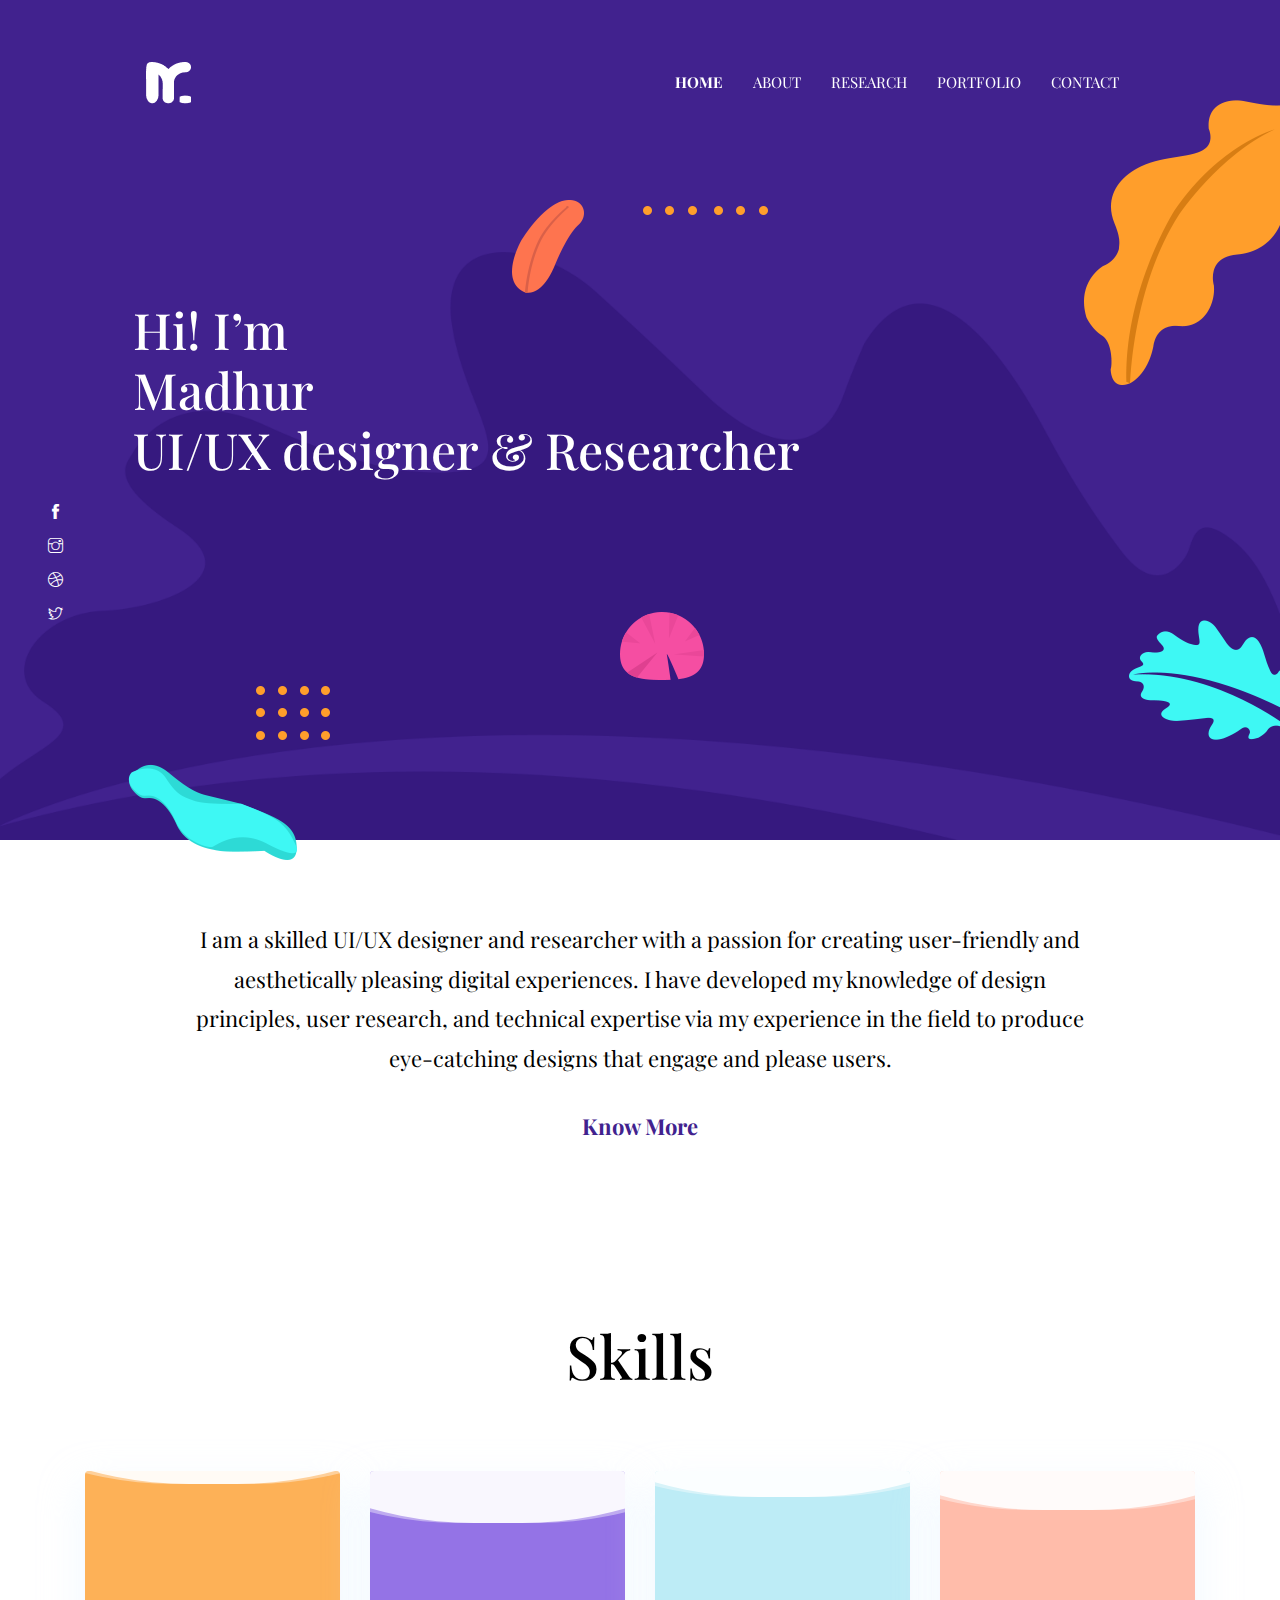
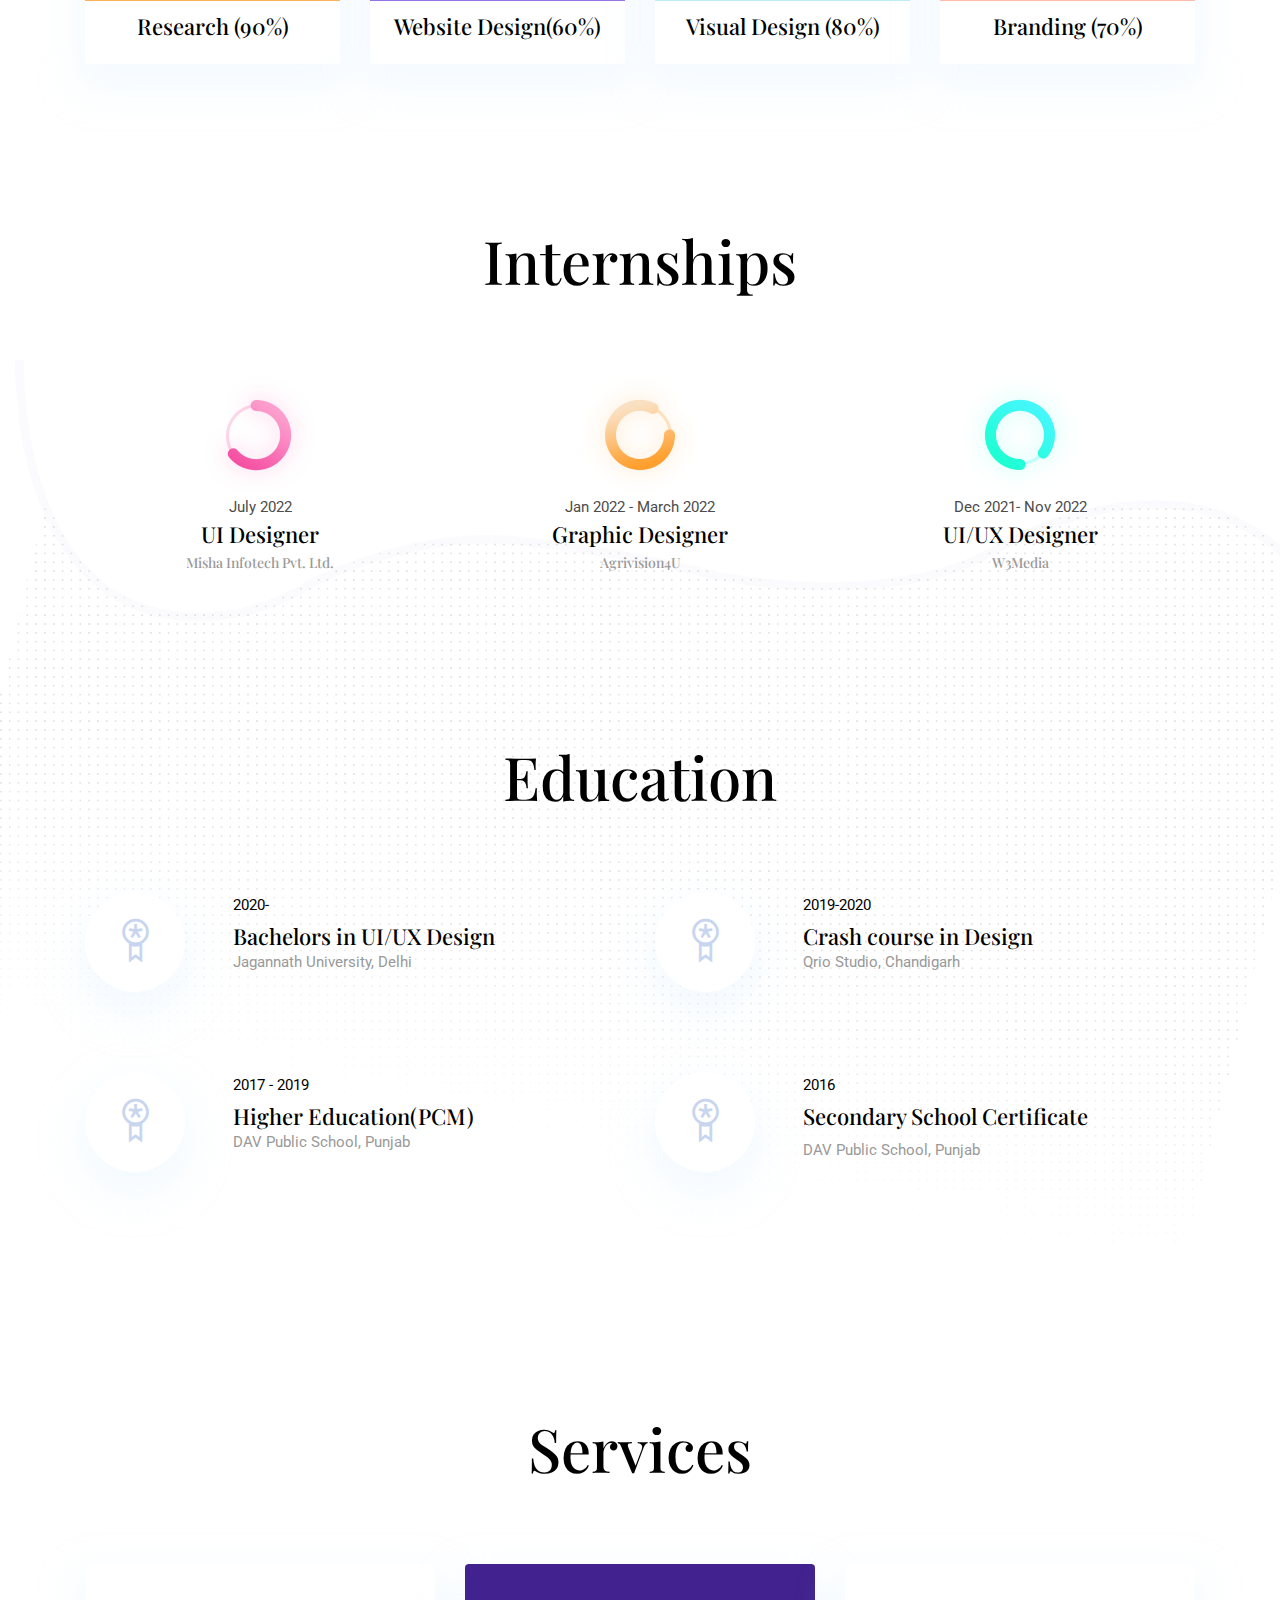
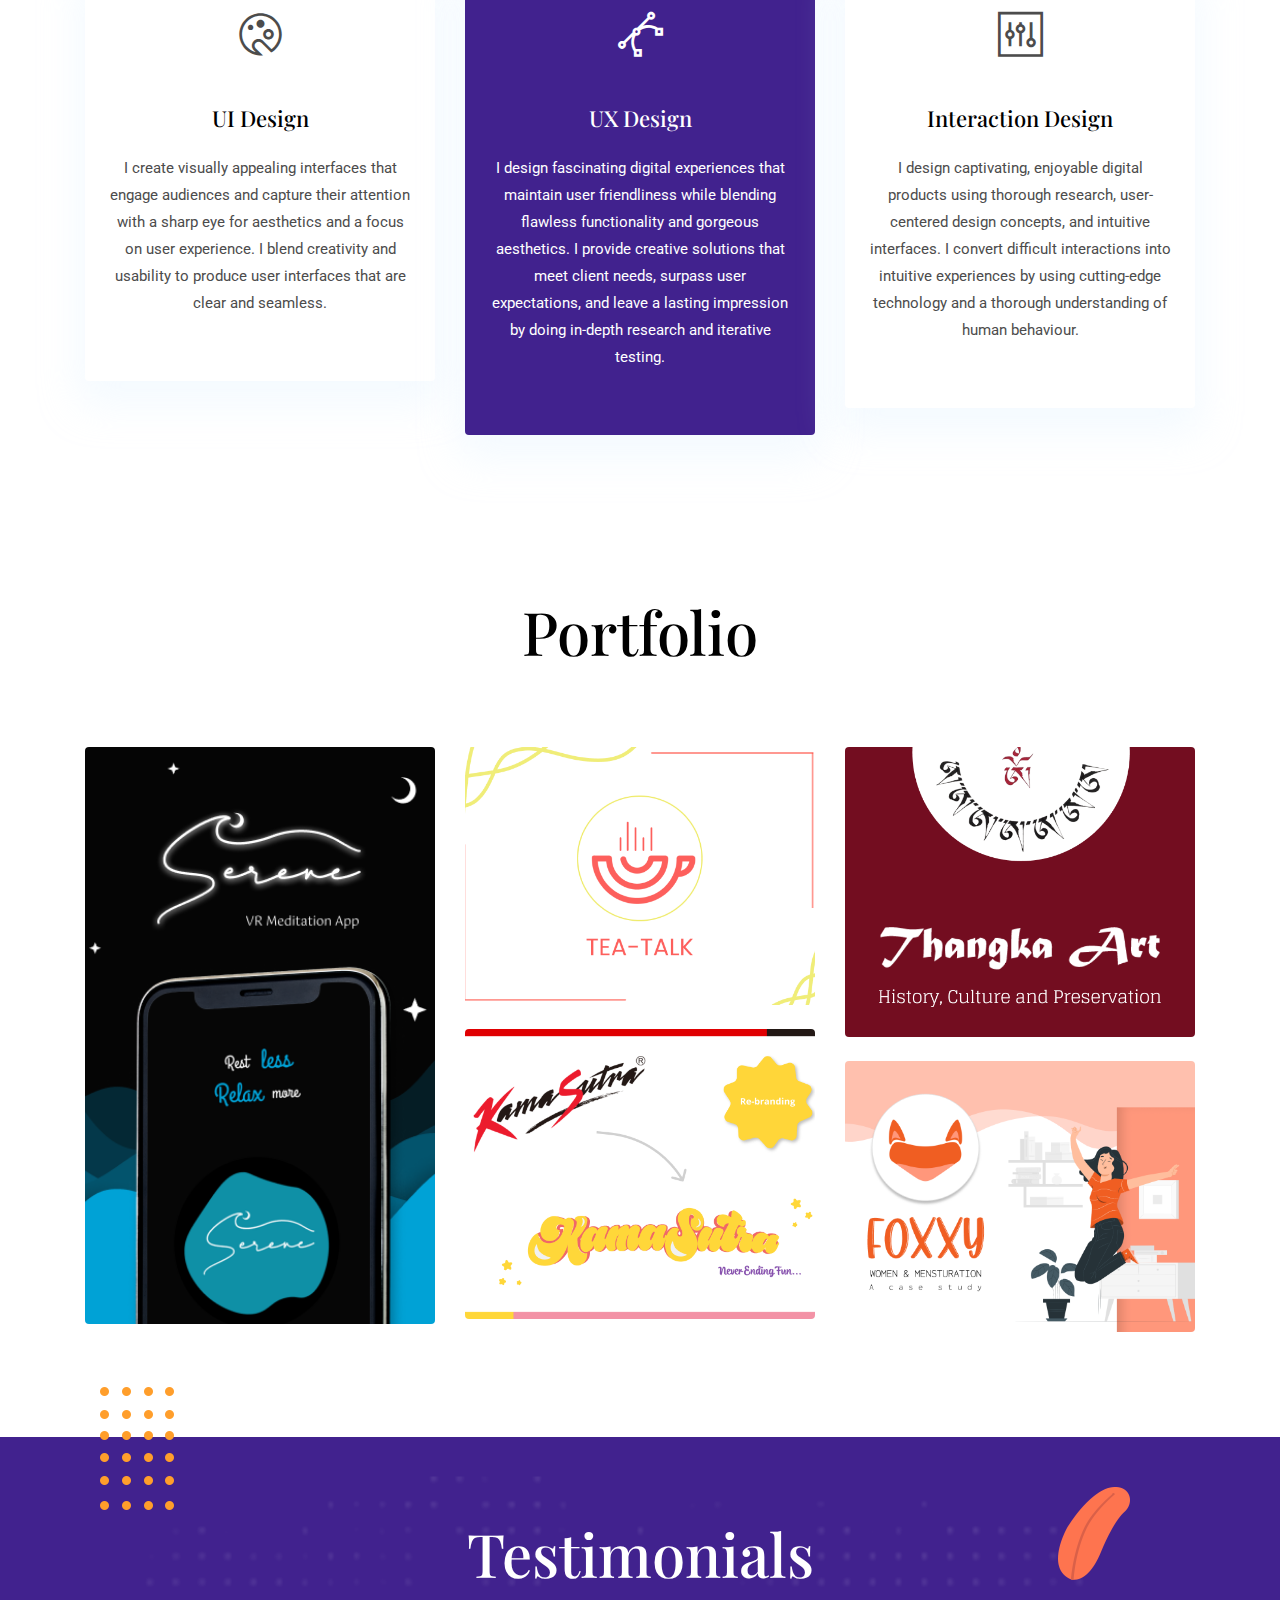
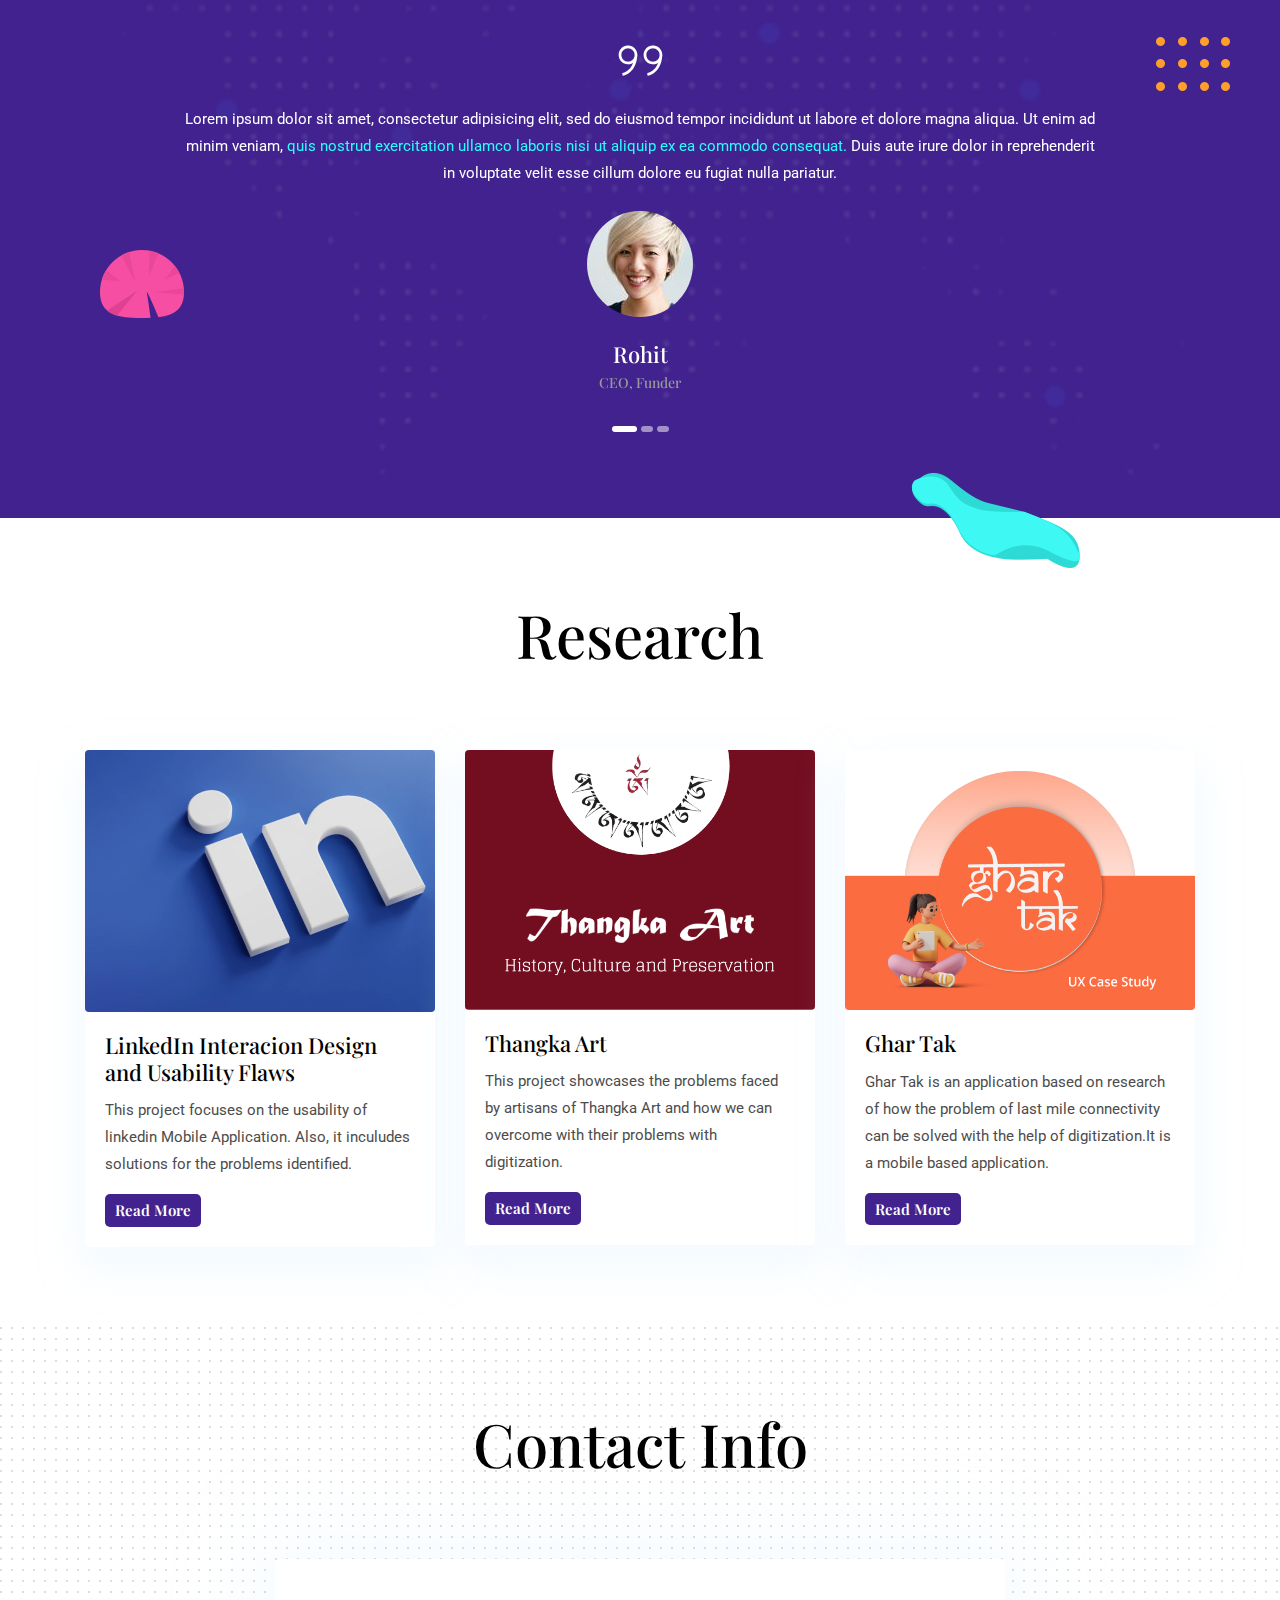
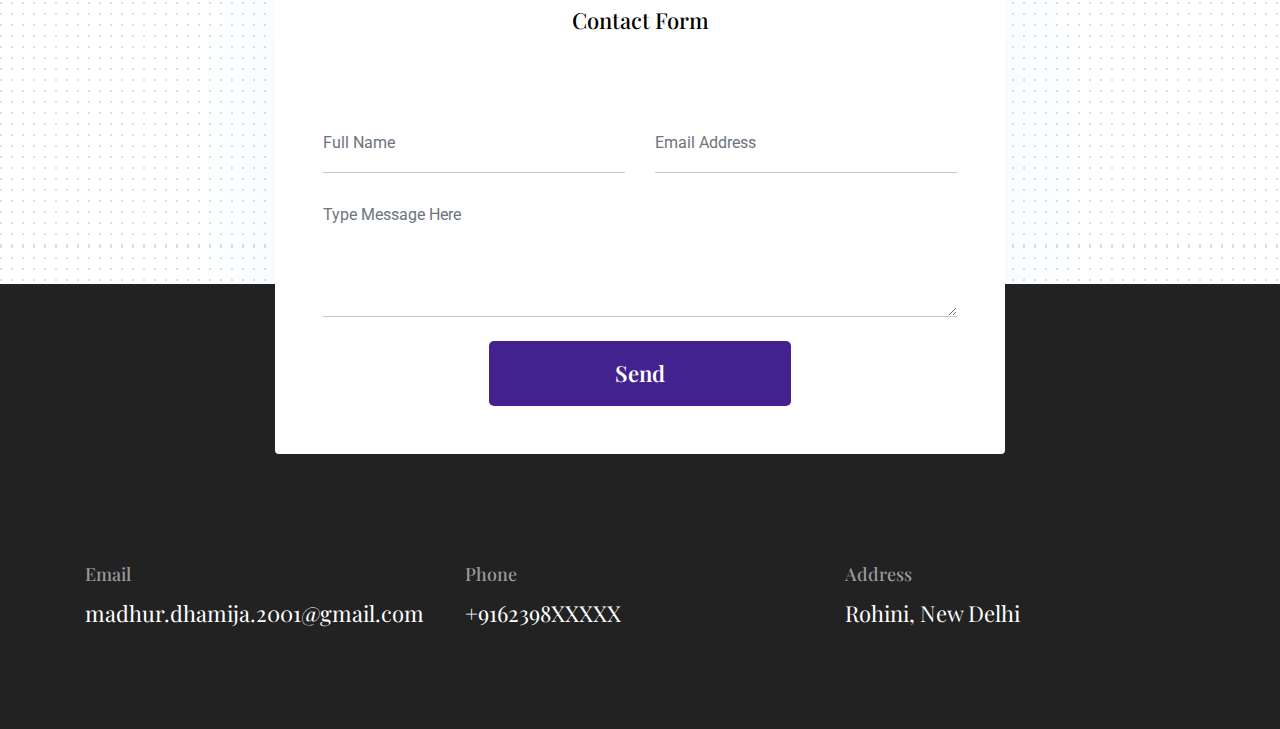
<file: index.html>
<!DOCTYPE html>

<!--
 // WEBSITE: https://themefisher.com
 // TWITTER: https://twitter.com/themefisher
 // FACEBOOK: https://www.facebook.com/themefisher
 // GITHUB: https://github.com/themefisher/
-->

<html lang="en"> 
<head>

  <!-- Basic Page Needs
  ================================================== -->
  <meta charset="utf-8">
  <title>Madhur's Design Portfolio</title>

  <!-- Mobile Specific Metas
  ================================================== -->
  <meta http-equiv="X-UA-Compatible" content="IE=edge">
  <meta name="description" content="Creative Portfolio Template">
  <meta name="viewport" content="width=device-width, initial-scale=1.0, maximum-scale=5.0">
  <meta name="author" content="Themefisher">
  <meta name="generator" content="Themefisher Kross Template v1.0">
  
  <!-- theme meta -->
  <meta name="theme-name" content="Portfolio" />
  
  <!-- Favicon -->
  <link rel="shortcut icon" type="image/x-icon" href="images/favicon.png" />
  
  <!-- ** Plugins Needed for the Project ** -->
  <!-- Bootstrap -->
  <link rel="stylesheet" href="plugins/bootstrap/bootstrap.min.css">
  <!-- slick slider -->
  <link rel="stylesheet" href="plugins/slick/slick.css">
  <!-- themefy-icon -->
  <link rel="stylesheet" href="plugins/themify-icons/themify-icons.css">

  <!-- Main Stylesheet -->
  <link href="css/style.css" rel="stylesheet">

</head>
<body>

<header class="navigation fixed-top">
  <nav class="navbar navbar-expand-lg navbar-dark">
    <a class="navbar-brand font-tertiary h3" href="index.html"><img src="images/logo.png" alt="Myself"></a>
    <button class="navbar-toggler" type="button" data-toggle="collapse" data-target="#navigation"
      aria-controls="navigation" aria-expanded="false" aria-label="Toggle navigation">
      <span class="navbar-toggler-icon"></span>
    </button>

    <div class="collapse navbar-collapse text-center" id="navigation">
      <ul class="navbar-nav ml-auto">
        <li class="nav-item active">
          <a class="nav-link" href="index.html">Home</a>
        </li>
        <li class="nav-item">
          <a class="nav-link" href="about.html">about</a>
        </li>
        <li class="nav-item">
          <a class="nav-link" href="blog.html">Research
          </a>
        </li>
        <li class="nav-item">
          <a class="nav-link" href="portfolio.html">Portfolio</a>
        </li>
        <li class="nav-item">
          <a class="nav-link" href="contact.html">Contact</a>
        </li>
      </ul>
    </div>
  </nav>
</header>

<!-- hero area -->
<section class="hero-area bg-primary" id="parallax">
  <div class="container">
    <div class="row">
      <div class="col-lg-11 mx-auto">
        <h1 class="text-white font-tertiary">Hi! I’m <br> Madhur <br> UI/UX designer & Researcher</h1>
      </div>
    </div>
  </div>
  <div class="layer-bg w-100">
    <img class="img-fluid w-100" src="images/illustrations/leaf-bg.png" alt="bg-shape">
  </div>
  <div class="layer" id="l2">
    <img src="images/illustrations/dots-cyan.png" alt="bg-shape">
  </div>
  <div class="layer" id="l3">
    <img src="images/illustrations/leaf-orange.png" alt="bg-shape">
  </div>
  <div class="layer" id="l4">
    <img src="images/illustrations/dots-orange.png" alt="bg-shape">
  </div>
  <div class="layer" id="l5">
    <img src="images/illustrations/leaf-yellow.png" alt="bg-shape">
  </div>
  <div class="layer" id="l6">
    <img src="images/illustrations/leaf-cyan.png" alt="bg-shape">
  </div>
  <div class="layer" id="l7">
    <img src="images/illustrations/dots-group-orange.png" alt="bg-shape">
  </div>
  <div class="layer" id="l8">
    <img src="images/illustrations/leaf-pink-round.png" alt="bg-shape">
  </div>
  <div class="layer" id="l9">
    <img src="images/illustrations/leaf-cyan-2.png" alt="bg-shape">
  </div>
  <!-- social icon -->
  <ul class="list-unstyled ml-5 mt-3 position-relative zindex-1">
    <li class="mb-3"><a class="text-white" href="https://themefisher.com/"><i class="ti-facebook"></i></a></li>
    <li class="mb-3"><a class="text-white" href="https://themefisher.com/"><i class="ti-instagram"></i></a></li>
    <li class="mb-3"><a class="text-white" href="https://themefisher.com/"><i class="ti-dribbble"></i></a></li>
    <li class="mb-3"><a class="text-white" href="https://themefisher.com/"><i class="ti-twitter"></i></a></li>
  </ul>
  <!-- /social icon -->
</section>
<!-- /hero area -->

<!-- about -->
<section class="section">
  <div class="container">
    <div class="row">
      <div class="col-lg-10 mx-auto text-center">
        <p class="font-secondary paragraph-lg text-dark">I am a skilled UI/UX designer and researcher with a passion for creating user-friendly and aesthetically pleasing digital experiences. I have developed my knowledge of design principles, user research, and technical expertise via my experience in the field to produce eye-catching designs that engage and please users.</p>
        <a href="about.html" class="btn btn-transparent">know more</a>
      </div>
    </div>
  </div>
</section>
<!-- /about -->

<!-- skills -->
<section class="section">
  <div class="container">
    <div class="row">
      <div class="col-lg-12 text-center">
        <h2 class="section-title">Skills</h2>
      </div>
      <div class="col-lg-3 col-sm-6 mb-4 mb-lg-0">
        <div class="card shadow text-center">
          <div class="position-relative rounded-top progress-wrapper" data-color="#fdb157">
            <div class="wave" data-progress="90%"></div>
          </div>
          <div class="card-footer bg-white">
            <h4 class="card-title">Research (90%)</h4>
          </div>
        </div>
      </div>
      <div class="col-lg-3 col-sm-6 mb-4 mb-lg-0">
        <div class="card shadow text-center">
          <div class="position-relative rounded-top progress-wrapper" data-color="#9473e6">
            <div class="wave" data-progress="60%"></div>
          </div>
          <div class="card-footer bg-white">
            <h4 class="card-title"> Website Design(60%)</h4>
          </div>
        </div>
      </div>
      <div class="col-lg-3 col-sm-6 mb-4 mb-lg-0">
        <div class="card shadow text-center">
          <div class="position-relative rounded-top progress-wrapper" data-color="#bdecf6">
            <div class="wave" data-progress="80%"></div>
          </div>
          <div class="card-footer bg-white">
            <h4 class="card-title">Visual Design (80%)</h4>
          </div>
        </div>
      </div>
      <div class="col-lg-3 col-sm-6 mb-4 mb-lg-0">
        <div class="card shadow text-center">
          <div class="position-relative rounded-top progress-wrapper" data-color="#ffbcaa">
            <div class="wave" data-progress="70%"></div>
          </div>
          <div class="card-footer bg-white">
            <h4 class="card-title">Branding (70%)</h4>
          </div>
        </div>
      </div>
    </div>
  </div>
</section>
<!-- /skills -->

<!-- experience -->
<section class="section">
  <div class="container">
    <div class="row justify-content-around">
      <div class="col-lg-12 text-center">
        <h2 class="section-title">Internships
      </div>
      <div class="col-lg-3 col-md-4 text-center">
        <img src="images/experience/icon-1.png" alt="icon">
        <p class="mb-0">July 2022</p>
        <h4> UI Designer</h4>
        <h6 class="text-light">Misha Infotech Pvt. Ltd.
      </div>
      <div class="col-lg-3 col-md-4 text-center">
        <img src="images/experience/icon-2.png" alt="icon">
        <p class="mb-0">Jan 2022 - March 2022
        <h4>Graphic Designer
        <h6 class="text-light">Agrivision4U
      </div>
      <div class="col-lg-3 col-md-4 text-center">
        <img src="images/experience/icon-3.png" alt="icon">
        <p class="mb-0">Dec 2021- Nov 2022
        <h4> UI/UX Designer
        <h6 class="text-light">W3Media
      </div>
    </div>
  </div>
</section>
<!-- ./experience -->

<!-- education -->
<section class="section position-relative">
  <div class="container">
    <div class="row">
      <div class="col-lg-12 text-center">
        <h2 class="section-title">Education</h2>
      </div>
      <div class="col-lg-6 col-md-6 mb-80">
        <div class="d-flex">
          <div class="mr-lg-5 mr-3">
            <i class="ti-medall icon icon-light icon-bg bg-white shadow rounded-circle d-block"></i>
          </div>
          <div>
            <p class="text-dark mb-1">2020-
            <h4>Bachelors in UI/UX Design
            <p class="mb-0 text-light">Jagannath University, Delhi
          </div>
        </div>
      </div>
      <div class="col-lg-6 col-md-6 mb-80">
        <div class="d-flex">
          <div class="mr-lg-5 mr-3">
            <i class="ti-medall icon icon-light icon-bg bg-white shadow rounded-circle d-block"></i>
          </div>
          <div>
            <p class="text-dark mb-1">2019-2020
            <h4>Crash course in Design
            <p class="mb-0 text-light">Qrio Studio, Chandigarh
          </div>
        </div>
      </div>
      <div class="col-lg-6 col-md-6 mb-80">
        <div class="d-flex">
          <div class="mr-lg-5 mr-3">
            <i class="ti-medall icon icon-light icon-bg bg-white shadow rounded-circle d-block"></i>
          </div>
          <div>
            <p class="text-dark mb-1">2017 - 2019
            <h4>Higher Education(PCM)
            <p class="mb-0 text-light">DAV Public School, Punjab
          </div>
        </div>
      </div>
      <div class="col-lg-6 col-md-6 mb-80">
        <div class="d-flex">
          <div class="mr-lg-5 mr-3">
            <i class="ti-medall icon icon-light icon-bg bg-white shadow rounded-circle d-block"></i>
          </div>
          <div>
            <p class="text-dark mb-1">2016
            <h4>Secondary School Certificate</h4>
            <p class="mb-0 text-light">DAV Public School, Punjab</p>
          </div>
        </div>
      </div>
    </div>
  </div>
  <!-- bg image -->
  <img class="img-fluid edu-bg-image w-100" src="images/backgrounds/education-bg.png" alt="bg-image">
</section>
<!-- /education -->

<!-- services -->
<section class="section">
  <div class="container">
    <div class="row">
      <div class="col-12 text-center">
        <h2 class="section-title">Services</h2>
      </div>
      <div class="col-md-4 mb-4 mb-md-0">
        <div class="card hover-shadow shadow">
          <div class="card-body text-center px-4 py-5">
            <i class="ti-palette icon mb-5 d-inline-block"></i>
            <h4 class="mb-4">UI Design</h4>
            <p>I create visually appealing interfaces that engage audiences and capture their attention with a sharp eye for aesthetics and a focus on user experience. I blend creativity and usability to produce user interfaces that are clear and seamless. </p>
          </div>
        </div>
      </div>
      <div class="col-md-4 mb-4 mb-md-0">
        <div class="card active-bg-primary hover-shadow shadow">
          <div class="card-body text-center px-4 py-5">
            <i class="ti-vector icon mb-5 d-inline-block"></i>
            <h4 class="mb-4">UX Design</h4>
            <p>I design fascinating digital experiences that maintain user friendliness while blending flawless functionality and gorgeous aesthetics. I provide creative solutions that meet client needs, surpass user expectations, and leave a lasting impression by doing in-depth research and iterative testing.</p>
          </div>
        </div>
      </div>
      <div class="col-md-4 mb-4 mb-md-0">
        <div class="card hover-shadow shadow">
          <div class="card-body text-center px-4 py-5">
            <i class="ti-panel icon mb-5 d-inline-block"></i>
            <h4 class="mb-4">Interaction Design</h4>
            <p>I design captivating, enjoyable digital products using thorough research, user-centered design concepts, and intuitive interfaces. I convert difficult interactions into intuitive experiences by using cutting-edge technology and a thorough understanding of human behaviour.</p>
          </div>
        </div>
      </div>
    </div>
  </div>
</section>
<!-- /services -->

<!-- portfolio -->
<section class="section">
  <div class="container">
    <div class="row">
      <div class="col-12 text-center">
        <h2 class="section-title">Portfolio</h2>
      </div>
    </div>
    <div class="row shuffle-wrapper">
      <div class="col-lg-4 col-6 mb-4 shuffle-item">
        <div class="position-relative rounded hover-wrapper">
          <img src="images/portfolio/item-1.png" alt="portfolio-image" class="img-fluid rounded w-100">
          <div class="hover-overlay">
            <div class="hover-content">
              <a class="btn btn-light btn-sm" href="#!">view project</a>
            </div>
          </div>
        </div>
      </div>
      <div class="col-lg-4 col-6 mb-4 shuffle-item">
        <div class="position-relative rounded hover-wrapper">
          <img src="images/portfolio/item-2.png" alt="portfolio-image" class="img-fluid rounded w-100">
          <div class="hover-overlay">
            <div class="hover-content">
            </div>
          </div>
        </div>
      </div>
      <div class="col-lg-4 col-6 mb-4 shuffle-item">
        <div class="position-relative rounded hover-wrapper">
          <img src="images/portfolio/item-3.png" alt="portfolio-image" class="img-fluid rounded w-100">
          <div class="hover-overlay">
            <div class="hover-content">
              <a class="btn btn-light btn-sm" href="#!">view project</a>
            </div>
          </div>
        </div>
      </div>
      <div class="col-lg-4 col-6 mb-4 shuffle-item">
        <div class="position-relative rounded hover-wrapper">
          <img src="images/portfolio/item-4.png" alt="portfolio-image" class="img-fluid rounded w-100">
          <div class="hover-overlay">
            <div class="hover-content">
              <a class="btn btn-light btn-sm" href="#!">view project</a>
            </div>
          </div>
        </div>
      </div>
      <div class="col-lg-4 col-6 mb-4 shuffle-item">
        <div class="position-relative rounded hover-wrapper">
          <img src="images/portfolio/item-5.png" alt="portfolio-image" class="img-fluid rounded w-100">
          <div class="hover-overlay">
            <div class="hover-content">
              <a class="btn btn-light btn-sm" href="#!">view project</a>
            </div>
          </div>
        </div>
      </div>
    </div>
  </div>
</section>
<!-- /portfolio -->

<!-- testimonial -->
<section class="section bg-primary position-relative testimonial-bg-shapes">
  <div class="container">
    <div class="row">
      <div class="col-12 text-center">
        <h2 class="section-title text-white mb-5">Testimonials</h2>
      </div>
      <div class="col-lg-10 mx-auto testimonial-slider">
        <!-- slider-item -->
        <div class="text-center testimonial-content">
          <i class="ti-quote-right text-white icon mb-4 d-inline-block"></i>
          <p class="text-white mb-4">Lorem ipsum dolor sit amet, consectetur adipisicing elit, sed do eiusmod tempor
            incididunt ut labore et dolore magna aliqua. Ut enim ad minim veniam, <strong>quis nostrud exercitation
              ullamco laboris nisi ut aliquip ex ea commodo consequat.</strong> Duis aute irure dolor in reprehenderit
            in voluptate velit esse cillum dolore eu fugiat nulla pariatur.</p>
          <img class="img-fluid rounded-circle mb-4 d-inline-block" src="images/testimonial/client-1.png"
            alt="client-image">
          <h4 class="text-white">Rohit 
          <h6 class="text-light mb-4">CEO, Funder</h6>
        </div>
        <!-- slider-item -->
        <div class="text-center testimonial-content">
          <i class="ti-quote-right text-white icon mb-4 d-inline-block"></i>
          <p class="text-white mb-4">Lorem ipsum dolor sit amet, consectetur adipisicing elit, sed do eiusmod tempor
            incididunt ut labore et dolore magna aliqua. Ut enim ad minim veniam, <strong>quis nostrud exercitation
              ullamco
              laboris nisi ut aliquip ex ea commodo consequat.</strong> Duis aute irure dolor in reprehenderit in
            voluptate velit
            esse cillum dolore eu fugiat nulla pariatur.</p>
          <img class="img-fluid rounded-circle mb-4 d-inline-block" src="images/testimonial/client-1.png"
            alt="client-image">
          <h4 class="text-white">Jesica Gomez</h4>
          <h6 class="text-light mb-4">CEO, Funder</h6>
        </div>
        <!-- slider-item -->
        <div class="text-center testimonial-content">
          <i class="ti-quote-right text-white icon mb-4 d-inline-block"></i>
          <p class="text-white mb-4">Lorem ipsum dolor sit amet, consectetur adipisicing elit, sed do eiusmod tempor
            incididunt ut labore et dolore magna aliqua. Ut enim ad minim veniam, <strong>quis nostrud exercitation
              ullamco
              laboris nisi ut aliquip ex ea commodo consequat.</strong> Duis aute irure dolor in reprehenderit in
            voluptate velit
            esse cillum dolore eu fugiat nulla pariatur.</p>
          <img class="img-fluid rounded-circle mb-4 d-inline-block" src="images/testimonial/client-1.png"
            alt="client-image">
          <h4 class="text-white">Jesica Gomez</h4>
          <h6 class="text-light mb-4">CEO, Funder</h6>
        </div>
      </div>
    </div>
  </div>
  <!-- bg shapes -->
  <img src="images/backgrounds/map.png" alt="map" class="img-fluid bg-map">
  <img src="images/illustrations/dots-group-v.png" alt="bg-shape" class="img-fluid bg-shape-1">
  <img src="images/illustrations/leaf-orange.png" alt="bg-shape" class="img-fluid bg-shape-2">
  <img src="images/illustrations/dots-group-sm.png" alt="bg-shape" class="img-fluid bg-shape-3">
  <img src="images/illustrations/leaf-pink-round.png" alt="bg-shape" class="img-fluid bg-shape-4">
  <img src="images/illustrations/leaf-cyan.png" alt="bg-shape" class="img-fluid bg-shape-5">
</section>
<!-- /testimonial -->


<!-- blog -->
<section class="section">
  <div class="container">
    <div class="row">
      <div class="col-12 text-center">
        <h2 class="section-title">Research 
      </div>
      <div class="col-lg-4 col-sm-6 mb-4 mb-lg-0">
        <article class="card shadow">
          <img class="rounded card-img-top" src="images/blog/post-3.jpg" alt="post-thumb">
          <div class="card-body">
            <h4 class="card-title"><a class="text-dark" href="blog-single.html">LinkedIn Interacion Design and Usability Flaws
            </h4>
            <p class="cars-text">This project focuses on the usability of linkedin Mobile Application. Also, it inculudes solutions for the problems identified.</p>
            <a href="blog-single.html" class="btn btn-xs btn-primary">Read More</a>
          </div>
        </article>
      </div>
      <div class="col-lg-4 col-sm-6 mb-4 mb-lg-0">
        <article class="card shadow">
          <img class="rounded card-img-top" src="images/blog/post-4.jpg" alt="post-thumb">
          <div class="card-body">
            <h4 class="card-title"><a class="text-dark" href="blog-single.html">Thangka Art
            </h4>
            <p class="cars-text">This project showcases the problems faced by artisans of Thangka Art and how we can overcome with their problems with digitization.</p>
            <a href="blog-single.html" class="btn btn-xs btn-primary">Read More</a>
          </div>
        </article>
      </div>
      <div class="col-lg-4 col-sm-6 mb-4 mb-lg-0">
        <article class="card shadow">
          <img class="rounded card-img-top" src="images/blog/post-2.jpg" alt="post-thumb">
          <div class="card-body">
            <h4 class="card-title"><a class="text-dark" href="blog-single.html">Ghar Tak
            </h4>
            <p class="cars-text">Ghar Tak is an application based on research of how the problem of last mile connectivity can be solved with the help of digitization.It is a mobile based application.</p>
            <a href="blog-single.html" class="btn btn-xs btn-primary">Read More</a>
          </div>
        </article>
      </div>
    </div>
  </div>
</section>
<!-- /blog -->

<!-- contact -->
<section class="section section-on-footer" data-background="images/backgrounds/bg-dots.png">
  <div class="container">
    <div class="row">
      <div class="col-12 text-center">
        <h2 class="section-title">Contact Info</h2>
      </div>
      <div class="col-lg-8 mx-auto">
        <div class="bg-white rounded text-center p-5 shadow-down">
          <h4 class="mb-80">Contact Form</h4>
          <form action="#" class="row">
            <div class="col-md-6">
              <input type="text" id="name" name="name" placeholder="Full Name" class="form-control px-0 mb-4" required>
            </div>
            <div class="col-md-6">
              <input type="email" id="email" name="email" placeholder="Email Address" class="form-control px-0 mb-4" required>
            </div>
            <div class="col-12">
              <textarea name="message" id="message" class="form-control px-0 mb-4"
                placeholder="Type Message Here" required></textarea>
            </div>
            <div class="col-lg-6 col-10 mx-auto">
              <button class="btn btn-primary w-100">send</button>
            </div>
          </form>
        </div>
      </div>
    </div>
  </div>
</section>
<!-- /contact -->

<!-- footer -->
<footer class="bg-dark footer-section">
  <div class="section">
    <div class="container">
      <div class="row">
        <div class="col-md-4">
          <h5 class="text-light">Email</h5>
          <p class="text-white paragraph-lg font-secondary">madhur.dhamija.2001@gmail.com</p>
        </div>
        <div class="col-md-4">
          <h5 class="text-light">Phone</h5>
          <p class="text-white paragraph-lg font-secondary">+9162398XXXXX</p>
        </div>
        <div class="col-md-4">
          <h5 class="text-light">Address</h5>
          <p class="text-white paragraph-lg font-secondary">Rohini, New Delhi</p>
        </div>
      </div>
    </div>
  </div>
  
</footer>
<!-- /footer -->

<!-- jQuery -->
<script src="plugins/jQuery/jquery.min.js"></script>
<!-- Bootstrap JS -->
<script src="plugins/bootstrap/bootstrap.min.js"></script>
<!-- slick slider -->
<script src="plugins/slick/slick.min.js"></script>
<!-- filter -->
<script src="plugins/shuffle/shuffle.min.js"></script>

<!-- Main Script -->
<script src="js/script.js"></script>

</body>
</html>
</file>
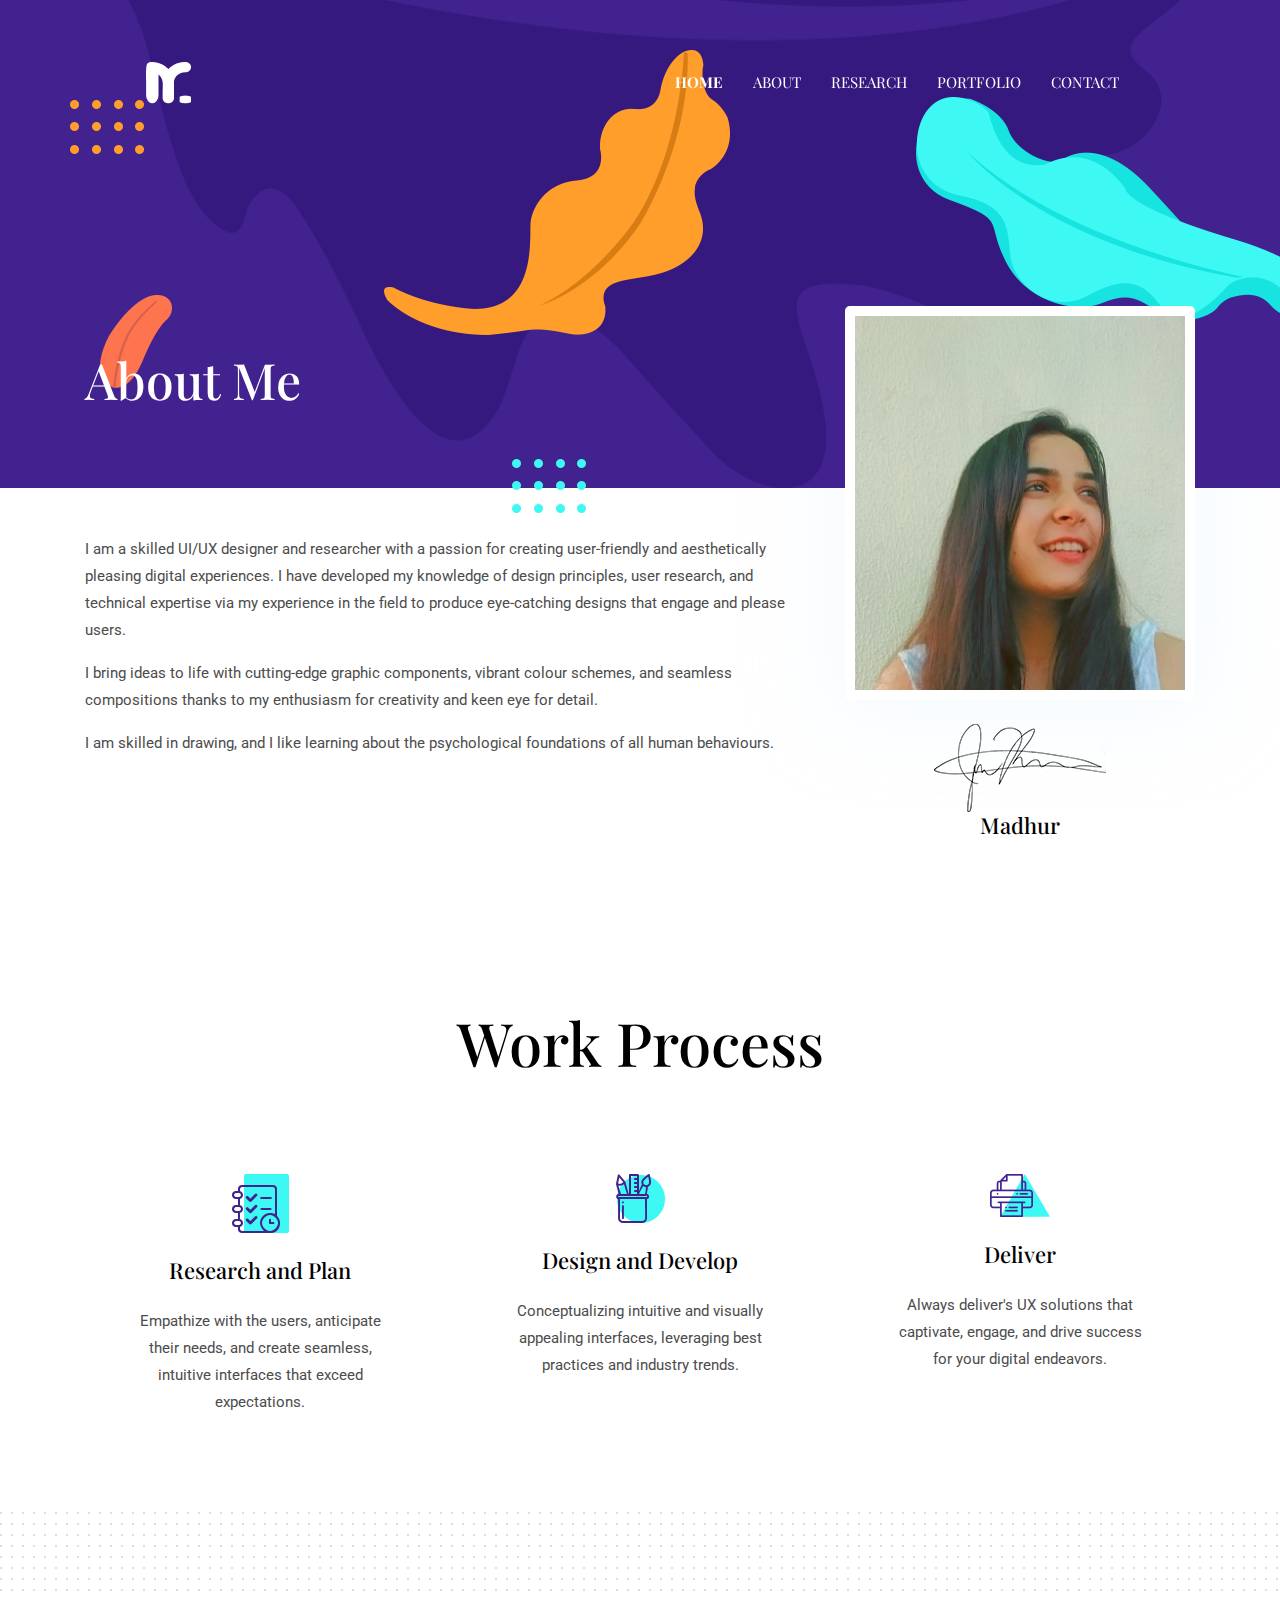
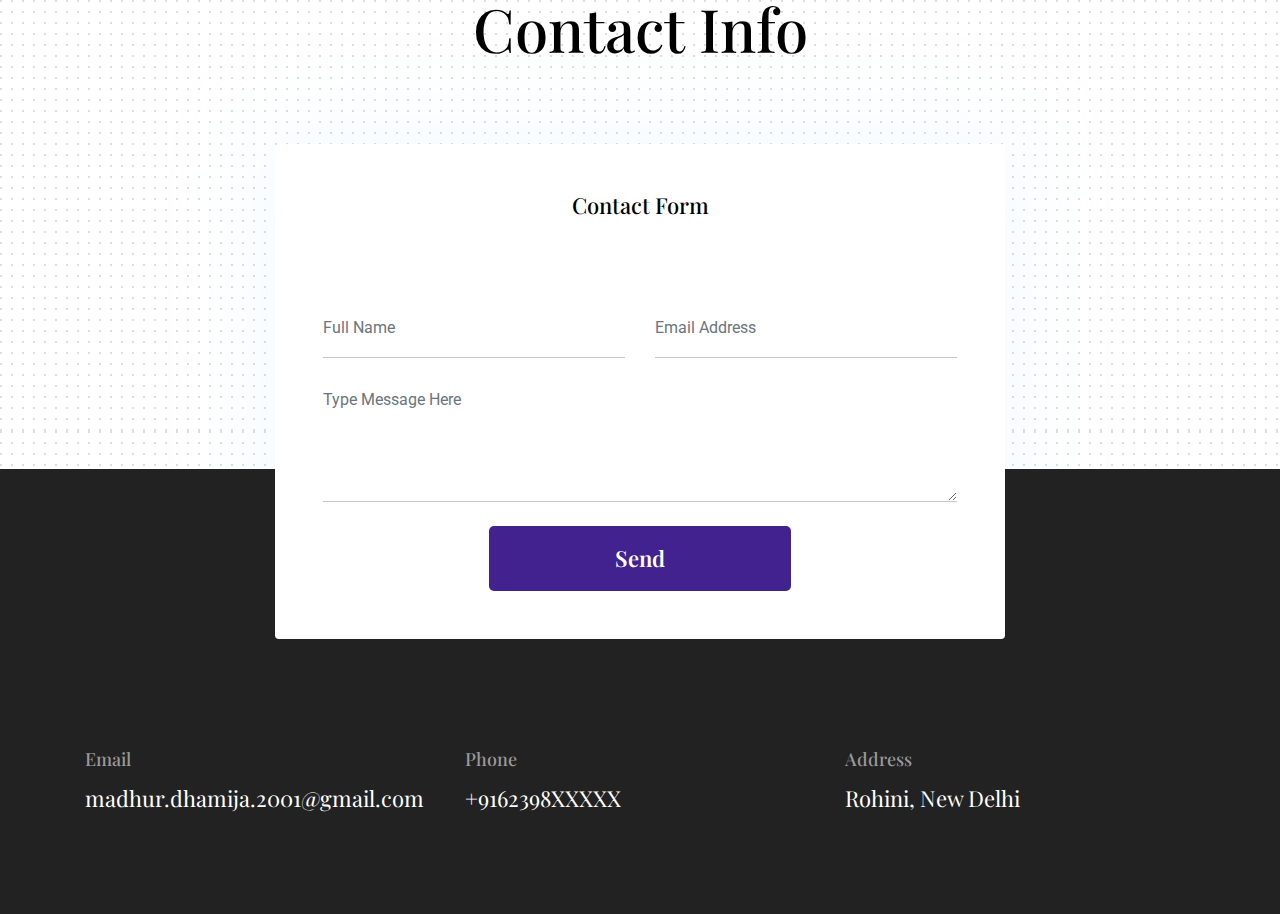
<file: about.html>
<!DOCTYPE html>

<!--
 // WEBSITE: https://themefisher.com
 // TWITTER: https://twitter.com/themefisher
 // FACEBOOK: https://www.facebook.com/themefisher
 // GITHUB: https://github.com/themefisher/
-->

<html lang="en">
<head>

  <!-- Basic Page Needs
  ================================================== -->
  <meta charset="utf-8">
  <title>Madhur's Design Portfolio</title>

  <!-- Mobile Specific Metas
  ================================================== -->
  <meta http-equiv="X-UA-Compatible" content="IE=edge">
  <meta name="description" content="Creative Portfolio Template">
  <meta name="viewport" content="width=device-width, initial-scale=1.0, maximum-scale=5.0">
  <meta name="author" content="Themefisher">
  <meta name="generator" content="Themefisher Kross Template v1.0">
  <!-- Favicon -->
  <link rel="shortcut icon" type="image/x-icon" href="images/favicon.png" />
  
  <!-- ** Plugins Needed for the Project ** -->
  <!-- Bootstrap -->
  <link rel="stylesheet" href="plugins/bootstrap/bootstrap.min.css">
  <!-- slick slider -->
  <link rel="stylesheet" href="plugins/slick/slick.css">
  <!-- themefy-icon -->
  <link rel="stylesheet" href="plugins/themify-icons/themify-icons.css">

  <!-- Main Stylesheet -->
  <link href="css/style.css" rel="stylesheet">

</head>
<body>
  

<header class="navigation fixed-top">
  <nav class="navbar navbar-expand-lg navbar-dark">
    <a class="navbar-brand font-tertiary h3" href="index.html"><img src="images/logo.png" alt="Myself"></a>
    <button class="navbar-toggler" type="button" data-toggle="collapse" data-target="#navigation"
      aria-controls="navigation" aria-expanded="false" aria-label="Toggle navigation">
      <span class="navbar-toggler-icon"></span>
    </button>

    <div class="collapse navbar-collapse text-center" id="navigation">
      <ul class="navbar-nav ml-auto">
        <li class="nav-item active">
          <a class="nav-link" href="index.html">Home</a>
        </li>
        <li class="nav-item">
          <a class="nav-link" href="about.html">about</a>
        </li>
        <li class="nav-item">
          <a class="nav-link" href="blog.html">Research</a>
        </li>
        <li class="nav-item">
          <a class="nav-link" href="portfolio.html">Portfolio</a>
        </li>
        <li class="nav-item">
          <a class="nav-link" href="contact.html">Contact</a>
        </li>
      </ul>
    </div>
  </nav>
</header>

<!-- page title -->
<section class="page-title-alt bg-primary position-relative">
  <div class="container">
    <div class="row">
      <div class="col-12">
        <h1 class="text-white font-tertiary">About Me</h1>
      </div>
    </div>
  </div>
  <!-- background shapes -->
  <img src="images/illustrations/leaf-bg-top.png" alt="illustrations" class="bg-shape-1 w-100">
  <img src="images/illustrations/dots-group-sm.png" alt="illustrations" class="bg-shape-2">
  <img src="images/illustrations/leaf-yellow.png" alt="illustrations" class="bg-shape-3">
  <img src="images/illustrations/leaf-orange.png" alt="illustrations" class="bg-shape-4">
  <img src="images/illustrations/dots-group-cyan.png" alt="illustrations" class="bg-shape-5">
  <img src="images/illustrations/leaf-cyan-lg.png" alt="illustrations" class="bg-shape-6">
</section>
<!-- /page title -->

<!-- about -->
<section class="section pt-5">
  <div class="container">
    <div class="row">
      <div class="col-md-8">
        <p>I am a skilled UI/UX designer and researcher with a passion for creating user-friendly and aesthetically pleasing digital experiences. I have developed my knowledge of design principles, user research, and technical expertise via my experience in the field to produce eye-catching designs that engage and please users.</p>
        <p>I bring ideas to life with cutting-edge graphic components, vibrant colour schemes, and seamless compositions thanks to my enthusiasm for creativity and keen eye for detail. </p>
        <p>I am skilled in drawing, and I like learning about the psychological foundations of all human behaviours.</p>
      </div>
      <div class="col-md-4 text-center drag-lg-top">
        <div class="shadow-down mb-4">
          <img src="images/about/author.jpg" alt="author" class="img-fluid w-100 rounded-lg border-thick border-white">
        </div>
        <img src="images/about/signature.png" alt="signature" class="img-fluid">
        <h4>Madhur</h4>
      </div>
    </div>
  </div>
</section>
<!-- /about -->

<!-- Work Process -->
<section class="section">
  <div class="container">
    <div class="row justify-content-around">
      <div class="col-lg-12 text-center">
        <h2 class="section-title">Work Process</h2>
      </div>
      <div class="col-lg-3 col-md-4 text-center hover-shadow pt-3">
        <div class="">
          <img src="images/icons/plan.png" class="mb-4" alt="icon">
          <h4 class="mb-4">Research and Plan</h4>
          <p> Empathize with the users, anticipate their needs, and create seamless, intuitive interfaces that exceed expectations.</p>
        </div>
      </div>
      <div class="col-lg-3 col-md-4 text-center hover-shadow pt-3">
        <img src="images/icons/design.png" class="mb-4" alt="icon">
        <h4 class="mb-4">Design and Develop</h4>
        <p>Conceptualizing intuitive and visually appealing interfaces, leveraging best practices and industry trends.</p>
      </div>
      <div class="col-lg-3 col-md-4 text-center hover-shadow pt-3">
        <img src="images/icons/print.png" class="mb-4" alt="icon">
        <h4 class="mb-4">Deliver</h4>
        <p> Always deliver's UX solutions that captivate, engage, and drive success for your digital endeavors.</p>
      </div>
    </div>
  </div>
</section>
<!-- ./Work Process -->



<!-- contact -->
<section class="section section-on-footer" data-background="images/backgrounds/bg-dots.png">
  <div class="container">
    <div class="row">
      <div class="col-12 text-center">
        <h2 class="section-title">Contact Info</h2>
      </div>
      <div class="col-lg-8 mx-auto">
        <div class="bg-white rounded text-center p-5 shadow-down">
          <h4 class="mb-80">Contact Form</h4>
          <form action="#" class="row">
            <div class="col-md-6">
              <input type="text" id="name" name="name" placeholder="Full Name" class="form-control px-0 mb-4" required>
            </div>
            <div class="col-md-6">
              <input type="email" id="email" name="email" placeholder="Email Address" class="form-control px-0 mb-4" required>
            </div>
            <div class="col-12">
              <textarea name="message" id="message" class="form-control px-0 mb-4"
                placeholder="Type Message Here" required></textarea>
            </div>
            <div class="col-lg-6 col-10 mx-auto">
              <button class="btn btn-primary w-100">send</button>
            </div>
          </form>
        </div>
      </div>
    </div>
  </div>
</section>
<!-- /contact -->

<!-- footer -->
<footer class="bg-dark footer-section">
  <div class="section">
    <div class="container">
      <div class="row">
        <div class="col-md-4">
          <h5 class="text-light">Email</h5>
          <p class="text-white paragraph-lg font-secondary">madhur.dhamija.2001@gmail.com</p>
        </div>
        <div class="col-md-4">
          <h5 class="text-light">Phone</h5>
          <p class="text-white paragraph-lg font-secondary">+9162398XXXXX</p>
        </div>
        <div class="col-md-4">
          <h5 class="text-light">Address</h5>
          <p class="text-white paragraph-lg font-secondary">Rohini, New Delhi</p>
        </div>
      </div>
    </div>
  </div>
  

<!-- jQuery -->
<script src="plugins/jQuery/jquery.min.js"></script>
<!-- Bootstrap JS -->
<script src="plugins/bootstrap/bootstrap.min.js"></script>
<!-- slick slider -->
<script src="plugins/slick/slick.min.js"></script>
<!-- filter -->
<script src="plugins/shuffle/shuffle.min.js"></script>

<!-- Main Script -->
<script src="js/script.js"></script>

</body>
</html>
</file>
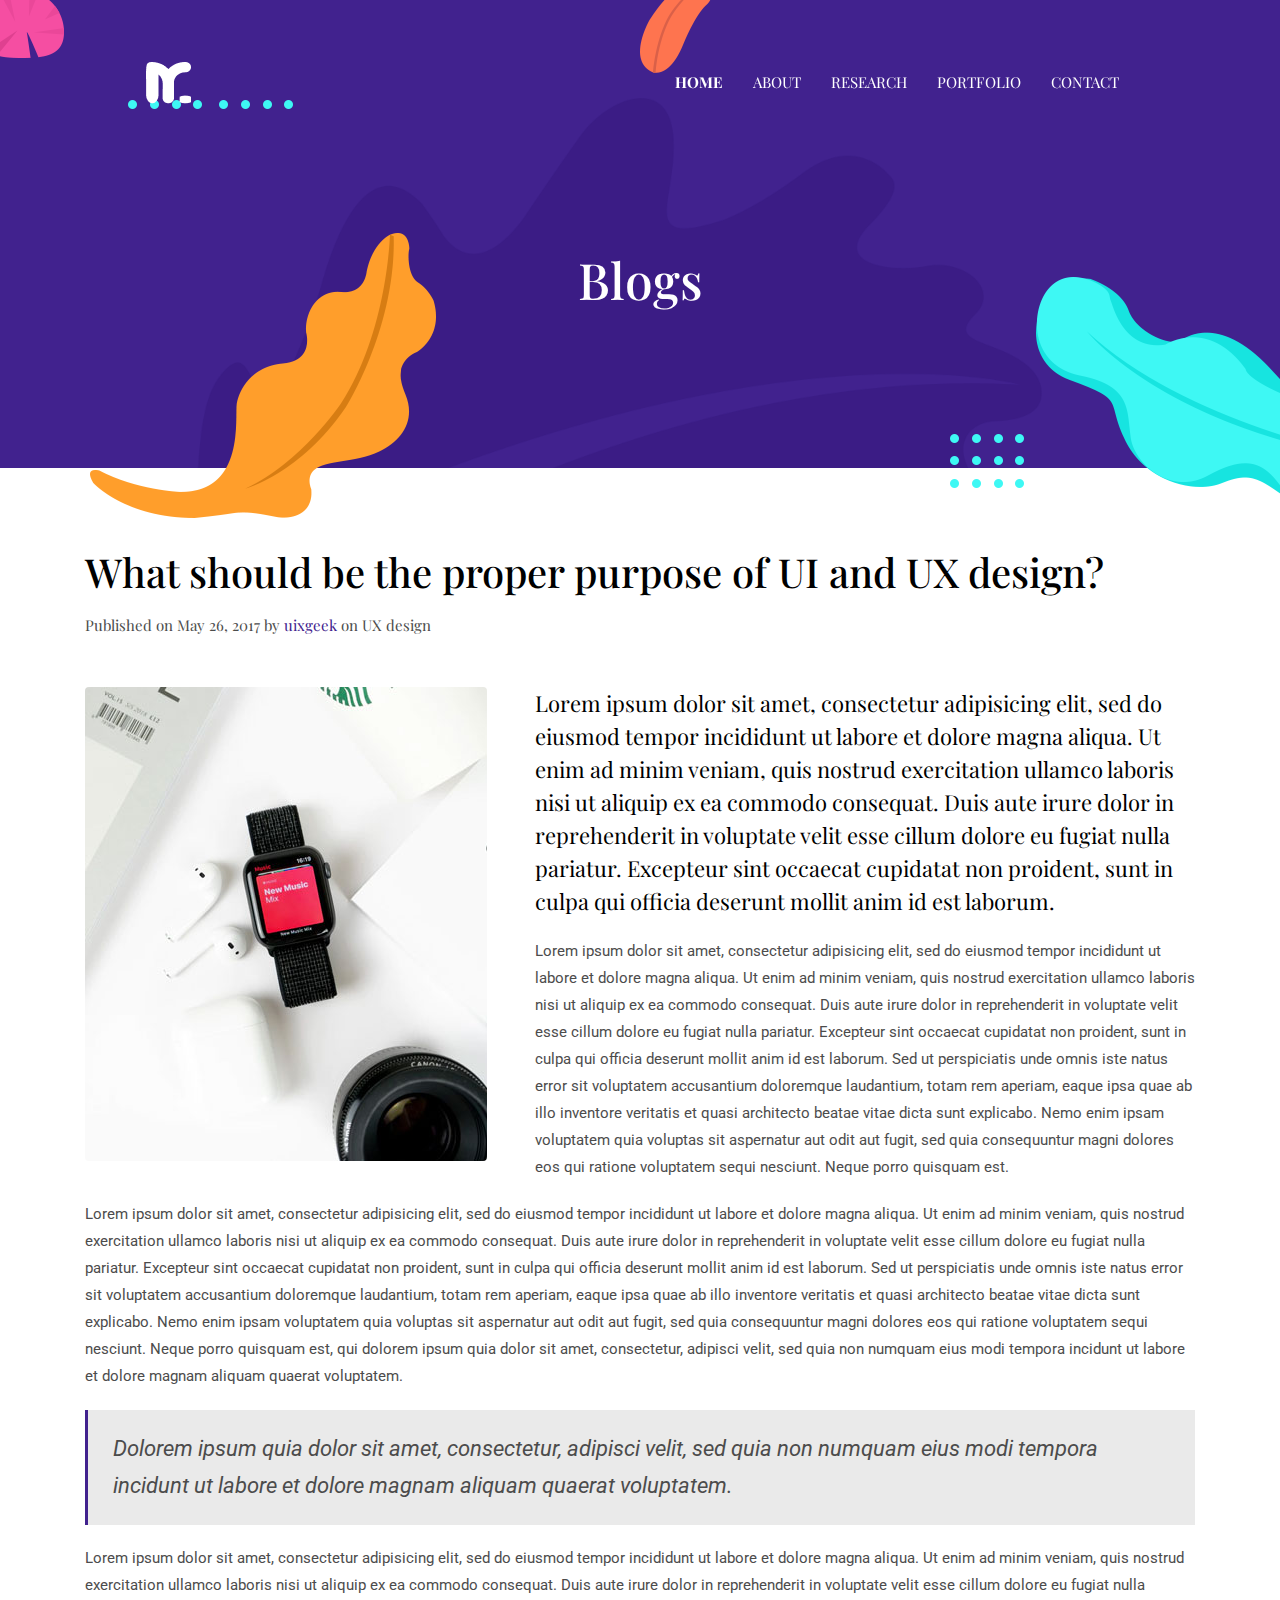
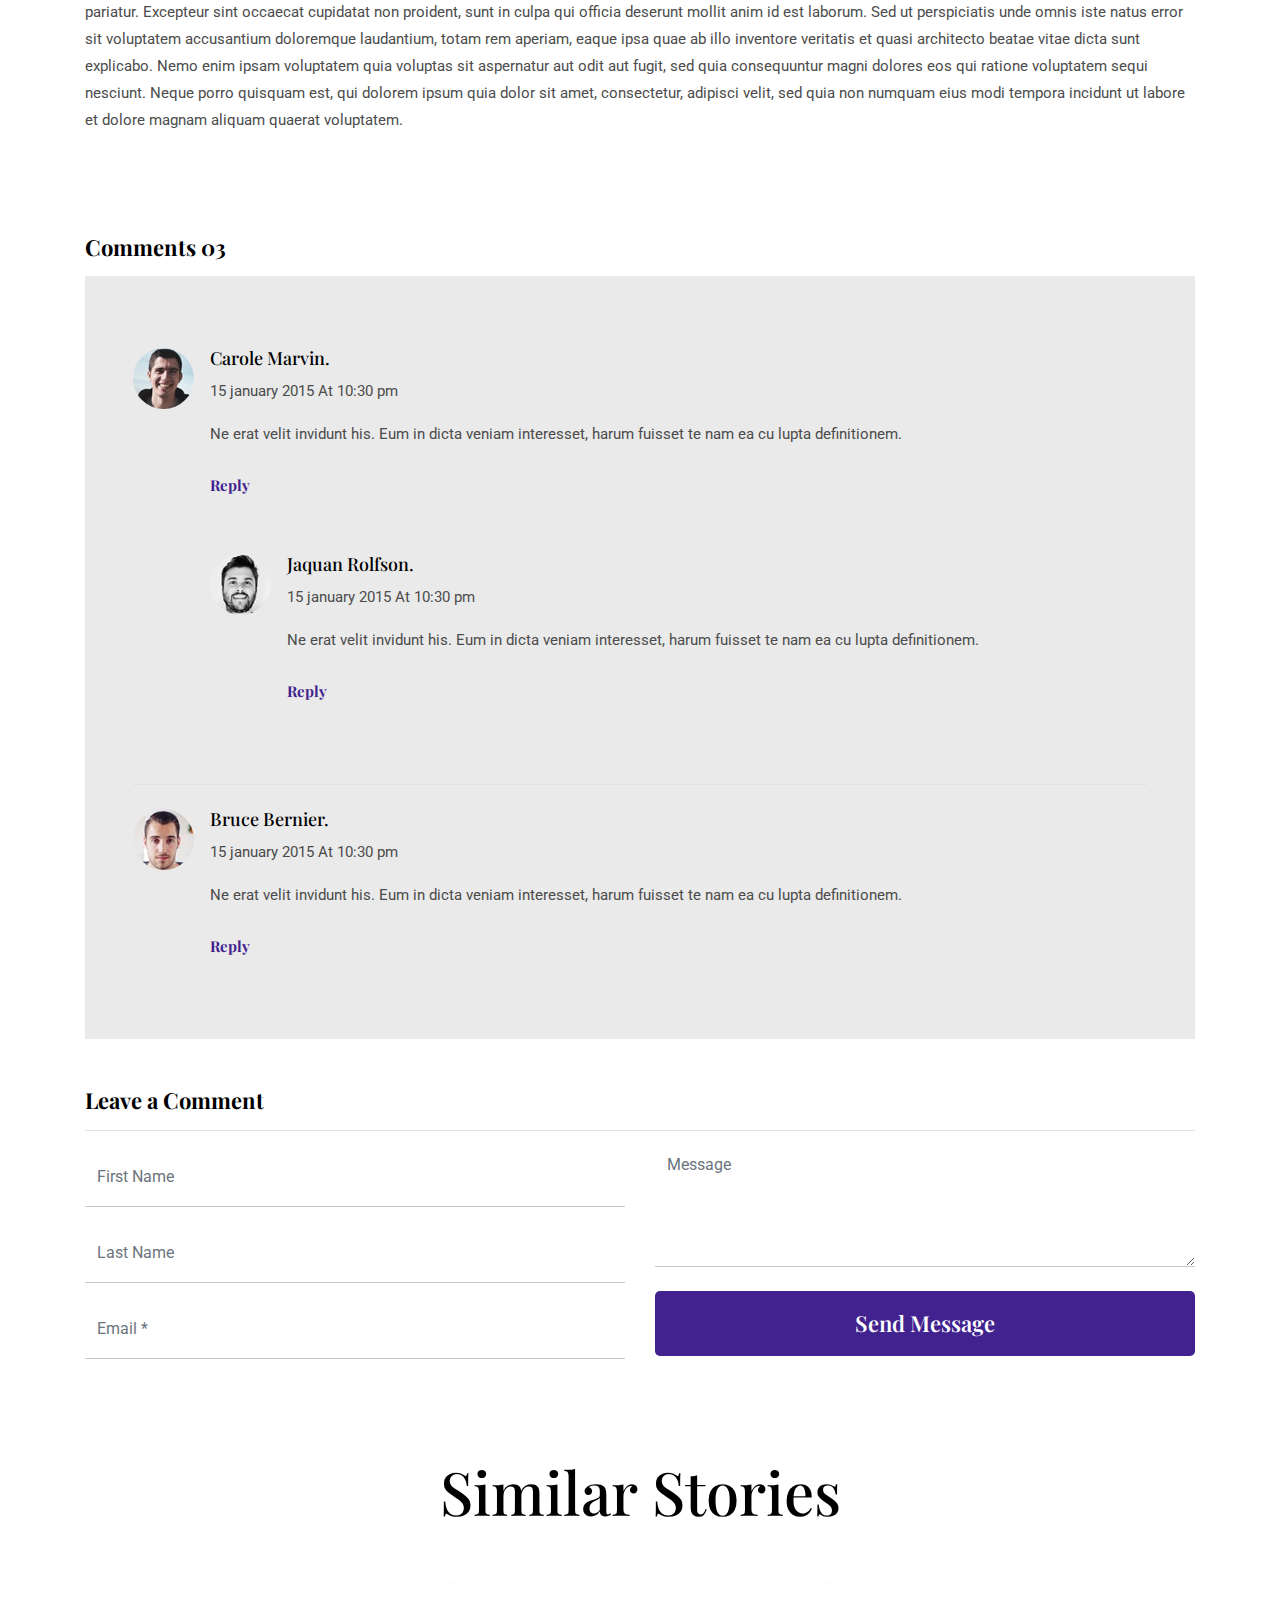
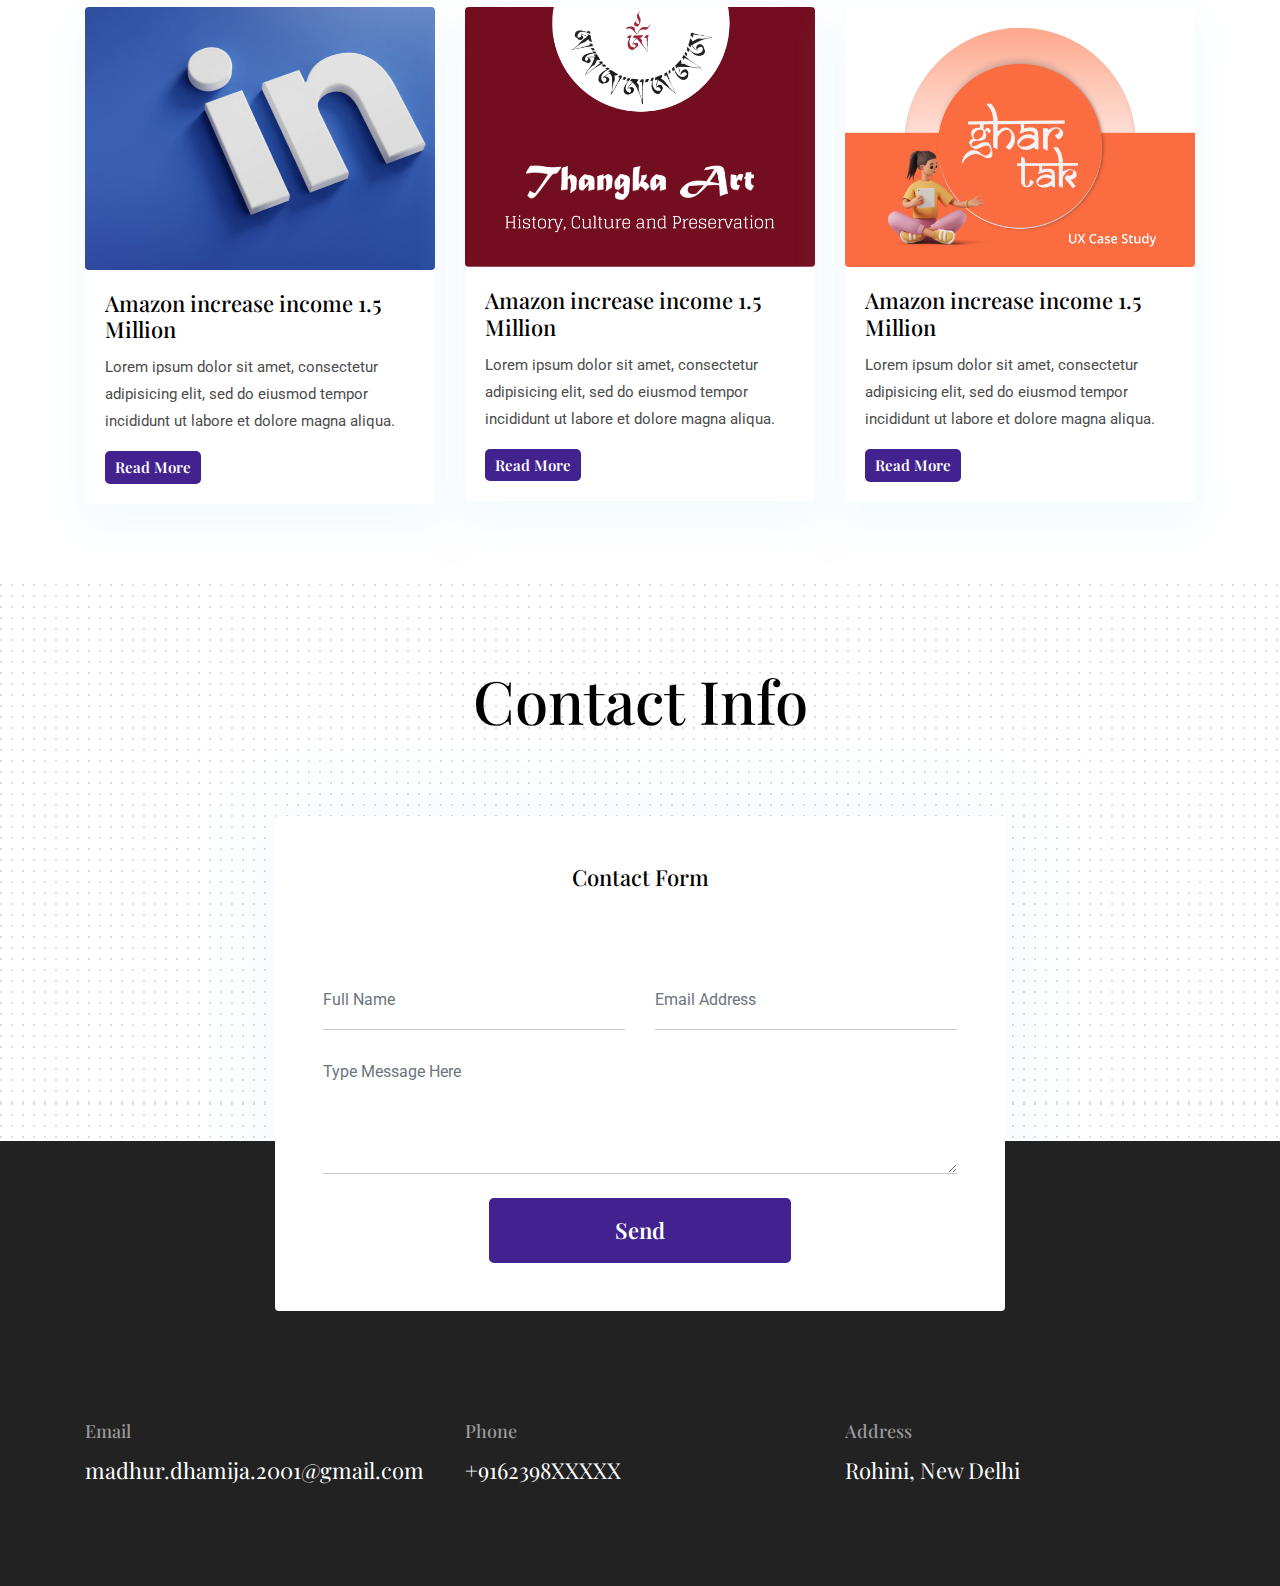
<file: blog-single.html>
<!DOCTYPE html>

<!--
 // WEBSITE: https://themefisher.com
 // TWITTER: https://twitter.com/themefisher
 // FACEBOOK: https://www.facebook.com/themefisher
 // GITHUB: https://github.com/themefisher/
-->

<html lang="en">
<head>

  <!-- Basic Page Needs
  ================================================== -->
  <meta charset="utf-8">
  <title>Madhur's Design Portfolio</title>

  <!-- Mobile Specific Metas
  ================================================== -->
  <meta http-equiv="X-UA-Compatible" content="IE=edge">
  <meta name="description" content="Creative Portfolio Template">
  <meta name="viewport" content="width=device-width, initial-scale=1.0, maximum-scale=5.0">
  <meta name="author" content="Themefisher">
  <meta name="generator" content="Themefisher Kross Template v1.0">
  <!-- Favicon -->
  <link rel="shortcut icon" type="image/x-icon" href="images/favicon.png" />
  
  <!-- ** Plugins Needed for the Project ** -->
  <!-- Bootstrap -->
  <link rel="stylesheet" href="plugins/bootstrap/bootstrap.min.css">
  <!-- slick slider -->
  <link rel="stylesheet" href="plugins/slick/slick.css">
  <!-- themefy-icon -->
  <link rel="stylesheet" href="plugins/themify-icons/themify-icons.css">

  <!-- Main Stylesheet -->
  <link href="css/style.css" rel="stylesheet">

</head>
<body>
  

<header class="navigation fixed-top">
  <nav class="navbar navbar-expand-lg navbar-dark">
    <a class="navbar-brand font-tertiary h3" href="index.html"><img src="images/logo.png" alt="Myself"></a>
    <button class="navbar-toggler" type="button" data-toggle="collapse" data-target="#navigation"
      aria-controls="navigation" aria-expanded="false" aria-label="Toggle navigation">
      <span class="navbar-toggler-icon"></span>
    </button>

    <div class="collapse navbar-collapse text-center" id="navigation">
      <ul class="navbar-nav ml-auto">
        <li class="nav-item active">
          <a class="nav-link" href="index.html">Home</a>
        </li>
        <li class="nav-item">
          <a class="nav-link" href="about.html">about</a>
        </li>
        <li class="nav-item">
          <a class="nav-link" href="blog.html">Research</a>
        </li>
        <li class="nav-item">
          <a class="nav-link" href="portfolio.html">Portfolio</a>
        </li>
        <li class="nav-item">
          <a class="nav-link" href="contact.html">Contact</a>
        </li>
      </ul>
    </div>
  </nav>
</header>

<!-- page title -->
<section class="page-title bg-primary position-relative">
  <div class="container">
    <div class="row">
      <div class="col-12 text-center">
        <h1 class="text-white font-tertiary">Blogs</h1>
      </div>
    </div>
  </div>
  <!-- background shapes -->
  <img src="images/illustrations/page-title.png" alt="illustrations" class="bg-shape-1 w-100">
  <img src="images/illustrations/leaf-pink-round.png" alt="illustrations" class="bg-shape-2">
  <img src="images/illustrations/dots-cyan.png" alt="illustrations" class="bg-shape-3">
  <img src="images/illustrations/leaf-orange.png" alt="illustrations" class="bg-shape-4">
  <img src="images/illustrations/leaf-yellow.png" alt="illustrations" class="bg-shape-5">
  <img src="images/illustrations/dots-group-cyan.png" alt="illustrations" class="bg-shape-6">
  <img src="images/illustrations/leaf-cyan-lg.png" alt="illustrations" class="bg-shape-7">
</section>
<!-- /page title -->

<section class="section">
  <div class="container">
    <div class="row">
      <div class="col-lg-12">
        <h3 class="font-tertiary mb-3">What should be the proper purpose of UI and UX design?</h3>
        <p class="font-secondary mb-5">Published on May 26, 2017 by <span class="text-primary">uixgeek</span
            class="text-primary"> on <span>UX design</span></p>
        <div class="content">
          <img src="images/blog/post-1.jpg" alt="post-thumb" class="img-fluid rounded float-left mr-5 mb-4">
          <strong>Lorem ipsum dolor sit amet, consectetur adipisicing elit, sed do eiusmod tempor incididunt ut labore
            et dolore magna aliqua. Ut enim ad minim veniam, quis nostrud exercitation ullamco laboris nisi ut aliquip
            ex ea commodo consequat. Duis aute irure dolor in reprehenderit in voluptate velit esse cillum dolore eu
            fugiat nulla pariatur. Excepteur sint occaecat cupidatat non proident, sunt in culpa qui officia deserunt
            mollit anim id est laborum.</strong>
          <p>Lorem ipsum dolor sit amet, consectetur adipisicing elit, sed do eiusmod tempor incididunt ut labore et
            dolore magna aliqua. Ut enim ad minim veniam, quis nostrud exercitation ullamco laboris nisi ut aliquip ex
            ea commodo consequat. Duis aute irure dolor in reprehenderit in voluptate velit esse cillum dolore eu fugiat
            nulla pariatur. Excepteur sint occaecat cupidatat non proident, sunt in culpa qui officia deserunt mollit
            anim id est laborum. Sed ut perspiciatis unde omnis iste natus error sit voluptatem accusantium doloremque
            laudantium, totam rem aperiam, eaque ipsa quae ab illo inventore veritatis et quasi architecto beatae vitae
            dicta sunt explicabo. Nemo enim ipsam voluptatem quia voluptas sit aspernatur aut odit aut fugit, sed quia
            consequuntur magni dolores eos qui ratione voluptatem sequi nesciunt. Neque porro quisquam est.</p>
          <p>Lorem ipsum dolor sit amet, consectetur adipisicing elit, sed do eiusmod tempor incididunt ut labore et
            dolore magna aliqua. Ut enim ad minim veniam, quis nostrud exercitation ullamco laboris nisi ut aliquip ex
            ea commodo consequat. Duis aute irure dolor in reprehenderit in voluptate velit esse cillum dolore eu fugiat
            nulla pariatur. Excepteur sint occaecat cupidatat non proident, sunt in culpa qui officia deserunt mollit
            anim id est laborum. Sed ut perspiciatis unde omnis iste natus error sit voluptatem accusantium doloremque
            laudantium, totam rem aperiam, eaque ipsa quae ab illo inventore veritatis et quasi architecto beatae vitae
            dicta sunt explicabo. Nemo enim ipsam voluptatem quia voluptas sit aspernatur aut odit aut fugit, sed quia
            consequuntur magni dolores eos qui ratione voluptatem sequi nesciunt. Neque porro quisquam est, qui dolorem
            ipsum quia dolor sit amet, consectetur, adipisci velit, sed quia non numquam eius modi tempora incidunt ut
            labore et dolore magnam aliquam quaerat voluptatem.</p>
          <blockquote>Dolorem ipsum quia dolor sit amet, consectetur, adipisci velit, sed quia non numquam eius modi
            tempora incidunt ut labore et dolore magnam aliquam quaerat voluptatem.</blockquote>
          <p>Lorem ipsum dolor sit amet, consectetur adipisicing elit, sed do eiusmod tempor incididunt ut labore et
            dolore magna aliqua. Ut enim ad minim veniam, quis nostrud exercitation ullamco laboris nisi ut aliquip ex
            ea commodo consequat. Duis aute irure dolor in reprehenderit in voluptate velit esse cillum dolore eu fugiat
            nulla pariatur. Excepteur sint occaecat cupidatat non proident, sunt in culpa qui officia deserunt mollit
            anim id est laborum. Sed ut perspiciatis unde omnis iste natus error sit voluptatem accusantium doloremque
            laudantium, totam rem aperiam, eaque ipsa quae ab illo inventore veritatis et quasi architecto beatae vitae
            dicta sunt explicabo. Nemo enim ipsam voluptatem quia voluptas sit aspernatur aut odit aut fugit, sed quia
            consequuntur magni dolores eos qui ratione voluptatem sequi nesciunt. Neque porro quisquam est, qui dolorem
            ipsum quia dolor sit amet, consectetur, adipisci velit, sed quia non numquam eius modi tempora incidunt ut
            labore et dolore magnam aliquam quaerat voluptatem.</p>
        </div>
      </div>
    </div>
  </div>
</section>

<section>
  <div class="container">
    <div class="row">
      <div class="col-lg-12">
        <h4 class="font-weight-bold mb-3">Comments 03</h4>
        <div class="bg-gray p-5 mb-4">
          <div class="media border-bottom py-4">
            <img src="images/user-1.jpg" class="img-fluid align-self-start rounded-circle mr-3" alt="">
            <div class="media-body">
              <h5 class="mt-0">Carole Marvin.</h5>
              <p>15 january 2015 At 10:30 pm</p>
              <p>Ne erat velit invidunt his. Eum in dicta veniam interesset, harum fuisset te nam ea cu lupta
                definitionem.</p>
              <a href="#!" class="btn btn-transparent btn-sm pl-0">Reply</a>
              <div class="media my-5">
                <img src="images/user-2.jpg" class="img-fluid align-self-start rounded-circle mr-3" alt="">
                <div class="media-body">
                  <h5 class="mt-0">Jaquan Rolfson.</h5>
                  <p>15 january 2015 At 10:30 pm</p>
                  <p>Ne erat velit invidunt his. Eum in dicta veniam interesset, harum fuisset te nam ea cu lupta
                    definitionem.</p>
                  <a href="#!" class="btn btn-transparent btn-sm pl-0">Reply</a>
                </div>
              </div>
            </div>
          </div>
          <div class="media py-4">
            <img src="images/user-3.jpg" class="img-fluid align-self-start rounded-circle mr-3" alt="">
            <div class="media-body">
              <h5 class="mt-0">Bruce Bernier.</h5>
              <p>15 january 2015 At 10:30 pm</p>
              <p>Ne erat velit invidunt his. Eum in dicta veniam interesset, harum fuisset te nam ea cu lupta
                definitionem.</p>
              <a href="#!" class="btn btn-transparent btn-sm pl-0">Reply</a>
            </div>
          </div>
        </div>
        <div class="mt-5">
          <h4 class="font-weight-bold mb-3 border-bottom pb-3">Leave a Comment</h4>
          <form action="#" class="row">
            <div class="col-md-6">
              <input type="text" class="form-control mb-3" placeholder="First Name" name="fname" id="fname" required>
              <input type="text" class="form-control mb-3" placeholder="Last Name" name="lname" id="lname" required>
              <input type="text" class="form-control mb-3" placeholder="Email *" name="mail" id="mail" required>
            </div>
            <div class="col-md-6">
              <textarea name="comment" id="comment" placeholder="Message" class="form-control mb-4"></textarea required>
              <button type="submit" class="btn btn-primary w-100">Send Message</button>
            </div>
          </form>
        </div>
      </div>
    </div>
  </div>
</section>

<!-- blog -->
<section class="section">
  <div class="container">
    <div class="row">
      <div class="col-12 text-center">
        <h2 class="section-title">Similar Stories</h2>
      </div>
      <div class="col-lg-4 col-sm-6 mb-4 mb-lg-0">
        <article class="card shadow">
          <img class="rounded card-img-top" src="images/blog/post-3.jpg" alt="post-thumb">
          <div class="card-body">
            <h4 class="card-title"><a class="text-dark" href="blog-single.html">Amazon increase income 1.5 Million</a>
            </h4>
            <p class="cars-text">Lorem ipsum dolor sit amet, consectetur adipisicing elit, sed do eiusmod tempor
              incididunt ut labore et
              dolore magna aliqua.</p>
            <a href="blog-single.html" class="btn btn-xs btn-primary">Read More</a>
          </div>
        </article>
      </div>
      <div class="col-lg-4 col-sm-6 mb-4 mb-lg-0">
        <article class="card shadow">
          <img class="rounded card-img-top" src="images/blog/post-4.jpg" alt="post-thumb">
          <div class="card-body">
            <h4 class="card-title"><a class="text-dark" href="blog-single.html">Amazon increase income 1.5 Million</a>
            </h4>
            <p class="cars-text">Lorem ipsum dolor sit amet, consectetur adipisicing elit, sed do eiusmod tempor
              incididunt ut labore et
              dolore magna aliqua.</p>
            <a href="blog-single.html" class="btn btn-xs btn-primary">Read More</a>
          </div>
        </article>
      </div>
      <div class="col-lg-4 col-sm-6 mb-4 mb-lg-0">
        <article class="card shadow">
          <img class="rounded card-img-top" src="images/blog/post-2.jpg" alt="post-thumb">
          <div class="card-body">
            <h4 class="card-title"><a class="text-dark" href="blog-single.html">Amazon increase income 1.5 Million</a>
            </h4>
            <p class="cars-text">Lorem ipsum dolor sit amet, consectetur adipisicing elit, sed do eiusmod tempor
              incididunt ut labore et
              dolore magna aliqua.</p>
            <a href="blog-single.html" class="btn btn-xs btn-primary">Read More</a>
          </div>
        </article>
      </div>
    </div>
  </div>
</section>
<!-- /blog -->

<!-- contact -->
<section class="section section-on-footer" data-background="images/backgrounds/bg-dots.png">
  <div class="container">
    <div class="row">
      <div class="col-12 text-center">
        <h2 class="section-title">Contact Info</h2>
      </div>
      <div class="col-lg-8 mx-auto">
        <div class="bg-white rounded text-center p-5 shadow-down">
          <h4 class="mb-80">Contact Form</h4>
          <form action="#" class="row">
            <div class="col-md-6">
              <input type="text" id="name" name="name" placeholder="Full Name" class="form-control px-0 mb-4" required>
            </div>
            <div class="col-md-6">
              <input type="email" id="email" name="email" placeholder="Email Address" class="form-control px-0 mb-4" required>
            </div>
            <div class="col-12">
              <textarea name="message" id="message" class="form-control px-0 mb-4"
                placeholder="Type Message Here" required></textarea>
            </div>
            <div class="col-lg-6 col-10 mx-auto">
              <button class="btn btn-primary w-100">send</button>
            </div>
          </form>
        </div>
      </div>
    </div>
  </div>
</section>
<!-- /contact -->

<!-- footer -->
<footer class="bg-dark footer-section">
  <div class="section">
    <div class="container">
      <div class="row">
        <div class="col-md-4">
          <h5 class="text-light">Email</h5>
          <p class="text-white paragraph-lg font-secondary">madhur.dhamija.2001@gmail.com</p>
        </div>
        <div class="col-md-4">
          <h5 class="text-light">Phone</h5>
          <p class="text-white paragraph-lg font-secondary">+9162398XXXXX</p>
        </div>
        <div class="col-md-4">
          <h5 class="text-light">Address</h5>
          <p class="text-white paragraph-lg font-secondary">Rohini, New Delhi</p>
        </div>
      </div>
    </div>
  </div>
 

<!-- jQuery -->
<script src="plugins/jQuery/jquery.min.js"></script>
<!-- Bootstrap JS -->
<script src="plugins/bootstrap/bootstrap.min.js"></script>
<!-- slick slider -->
<script src="plugins/slick/slick.min.js"></script>
<!-- filter -->
<script src="plugins/shuffle/shuffle.min.js"></script>

<!-- Main Script -->
<script src="js/script.js"></script>

</body>
</html>
</file>
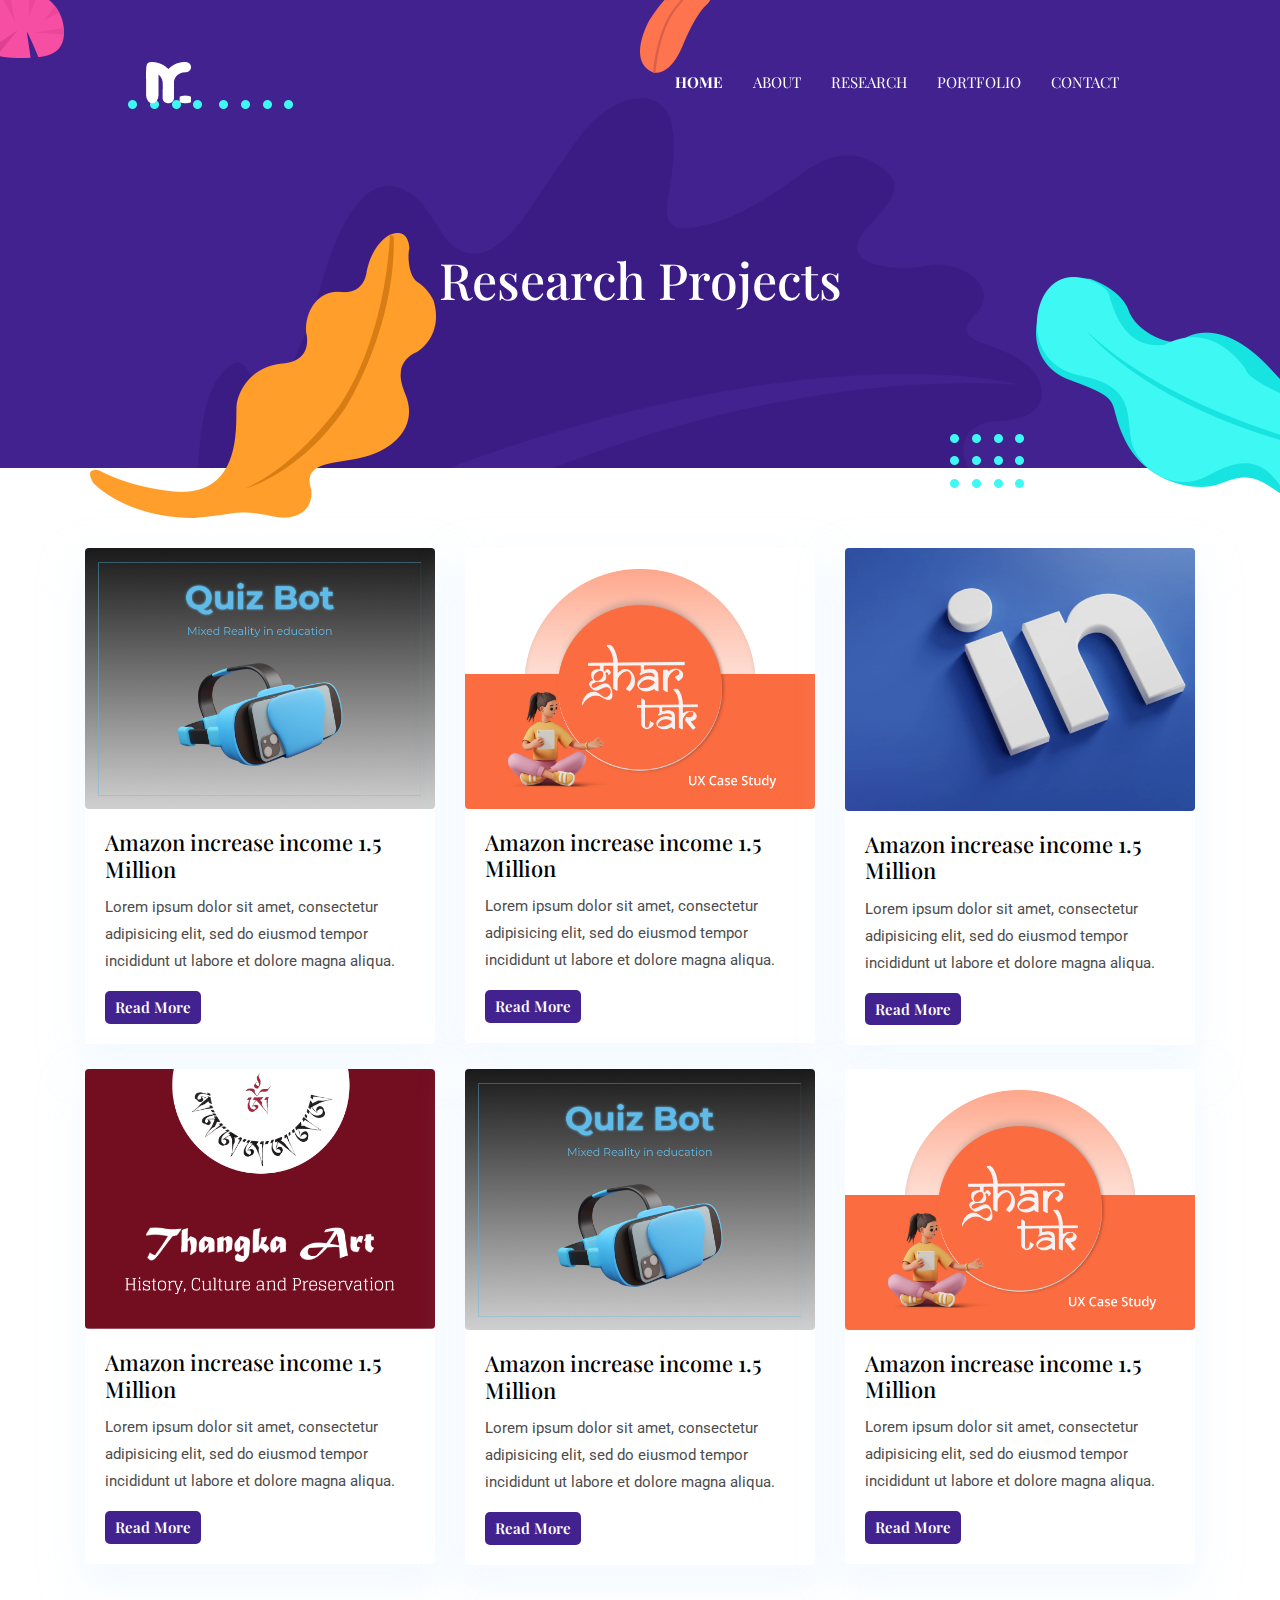
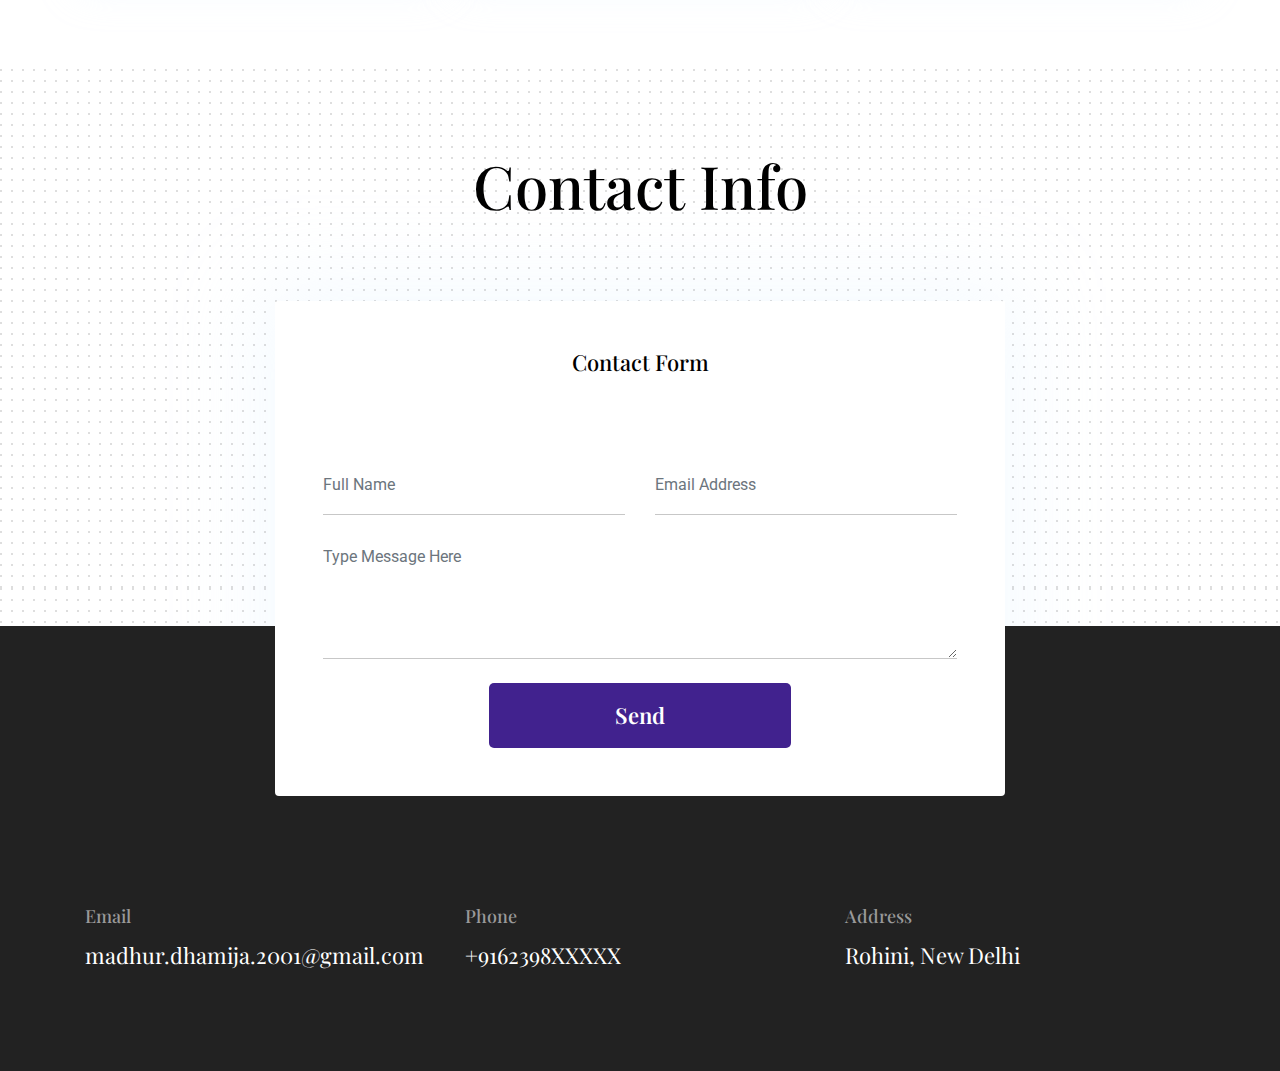
<file: blog.html>
<!DOCTYPE html>

<!--
 // WEBSITE: https://themefisher.com
 // TWITTER: https://twitter.com/themefisher
 // FACEBOOK: https://www.facebook.com/themefisher
 // GITHUB: https://github.com/themefisher/
-->

<html lang="en">
<head>

  <!-- Basic Page Needs
  ================================================== -->
  <meta charset="utf-8">
  <title>Madhur's Design Portfolio</title>

  <!-- Mobile Specific Metas
  ================================================== -->
  <meta http-equiv="X-UA-Compatible" content="IE=edge">
  <meta name="description" content="Creative Portfolio Template">
  <meta name="viewport" content="width=device-width, initial-scale=1.0, maximum-scale=5.0">
  <meta name="author" content="Themefisher">
  <meta name="generator" content="Themefisher Kross Template v1.0">
  <!-- Favicon -->
  <link rel="shortcut icon" type="image/x-icon" href="images/favicon.png" />
  
  <!-- ** Plugins Needed for the Project ** -->
  <!-- Bootstrap -->
  <link rel="stylesheet" href="plugins/bootstrap/bootstrap.min.css">
  <!-- slick slider -->
  <link rel="stylesheet" href="plugins/slick/slick.css">
  <!-- themefy-icon -->
  <link rel="stylesheet" href="plugins/themify-icons/themify-icons.css">

  <!-- Main Stylesheet -->
  <link href="css/style.css" rel="stylesheet">

</head>
<body>
  

<header class="navigation fixed-top">
  <nav class="navbar navbar-expand-lg navbar-dark">
    <a class="navbar-brand font-tertiary h3" href="index.html"><img src="images/logo.png" alt="Myself"></a>
    <button class="navbar-toggler" type="button" data-toggle="collapse" data-target="#navigation"
      aria-controls="navigation" aria-expanded="false" aria-label="Toggle navigation">
      <span class="navbar-toggler-icon"></span>
    </button>

    <div class="collapse navbar-collapse text-center" id="navigation">
      <ul class="navbar-nav ml-auto">
        <li class="nav-item active">
          <a class="nav-link" href="index.html">Home</a>
        </li>
        <li class="nav-item">
          <a class="nav-link" href="about.html">about</a>
        </li>
        <li class="nav-item">
          <a class="nav-link" href="blog.html">Research</a>
        </li>
        <li class="nav-item">
          <a class="nav-link" href="portfolio.html">Portfolio</a>
        </li>
        <li class="nav-item">
          <a class="nav-link" href="contact.html">Contact</a>
        </li>
      </ul>
    </div>
  </nav>
</header>

<!-- page title -->
<section class="page-title bg-primary position-relative">
  <div class="container">
    <div class="row">
      <div class="col-12 text-center">
        <h1 class="text-white font-tertiary">Research Projects</h1>
      </div>
    </div>
  </div>
  <!-- background shapes -->
  <img src="images/illustrations/page-title.png" alt="illustrations" class="bg-shape-1 w-100">
  <img src="images/illustrations/leaf-pink-round.png" alt="illustrations" class="bg-shape-2">
  <img src="images/illustrations/dots-cyan.png" alt="illustrations" class="bg-shape-3">
  <img src="images/illustrations/leaf-orange.png" alt="illustrations" class="bg-shape-4">
  <img src="images/illustrations/leaf-yellow.png" alt="illustrations" class="bg-shape-5">
  <img src="images/illustrations/dots-group-cyan.png" alt="illustrations" class="bg-shape-6">
  <img src="images/illustrations/leaf-cyan-lg.png" alt="illustrations" class="bg-shape-7">
</section>
<!-- /page title -->

<!-- blog -->
<section class="section">
  <div class="container">
    <div class="row">
        <div class="col-lg-4 col-sm-6 mb-4">
          <article class="card shadow">
            <img class="rounded card-img-top" src="images/blog/post-5.jpg" alt="post-thumb">
            <div class="card-body">
              <h4 class="card-title"><a class="text-dark" href="blog-single.html">Amazon increase income 1.5 Million</a>
              </h4>
              <p class="cars-text">Lorem ipsum dolor sit amet, consectetur adipisicing elit, sed do eiusmod tempor
                incididunt ut labore et
                dolore magna aliqua.</p>
              <a href="blog-single.html" class="btn btn-xs btn-primary">Read More</a>
            </div>
          </article>
        </div>
      <div class="col-lg-4 col-sm-6 mb-4">
        <article class="card shadow">
          <img class="rounded card-img-top" src="images/blog/post-2.jpg" alt="post-thumb">
          <div class="card-body">
            <h4 class="card-title"><a class="text-dark" href="blog-single.html">Amazon increase income 1.5 Million</a>
            </h4>
            <p class="cars-text">Lorem ipsum dolor sit amet, consectetur adipisicing elit, sed do eiusmod tempor
              incididunt ut labore et
              dolore magna aliqua.</p>
            <a href="blog-single.html" class="btn btn-xs btn-primary">Read More</a>
          </div>
        </article>
      </div>
      <div class="col-lg-4 col-sm-6 mb-4">
        <article class="card shadow">
          <img class="rounded card-img-top" src="images/blog/post-3.jpg" alt="post-thumb">
          <div class="card-body">
            <h4 class="card-title"><a class="text-dark" href="blog-single.html">Amazon increase income 1.5 Million</a>
            </h4>
            <p class="cars-text">Lorem ipsum dolor sit amet, consectetur adipisicing elit, sed do eiusmod tempor
              incididunt ut labore et
              dolore magna aliqua.</p>
            <a href="blog-single.html" class="btn btn-xs btn-primary">Read More</a>
          </div>
        </article>
      </div>
      <div class="col-lg-4 col-sm-6 mb-4">
        <article class="card shadow">
          <img class="rounded card-img-top" src="images/blog/post-4.jpg" alt="post-thumb">
          <div class="card-body">
            <h4 class="card-title"><a class="text-dark" href="blog-single.html">Amazon increase income 1.5 Million</a>
            </h4>
            <p class="cars-text">Lorem ipsum dolor sit amet, consectetur adipisicing elit, sed do eiusmod tempor
              incididunt ut labore et
              dolore magna aliqua.</p>
            <a href="blog-single.html" class="btn btn-xs btn-primary">Read More</a>
          </div>
        </article>
      </div>
      <div class="col-lg-4 col-sm-6 mb-4">
        <article class="card shadow">
          <img class="rounded card-img-top" src="images/blog/post-5.jpg" alt="post-thumb">
          <div class="card-body">
            <h4 class="card-title"><a class="text-dark" href="blog-single.html">Amazon increase income 1.5 Million</a>
            </h4>
            <p class="cars-text">Lorem ipsum dolor sit amet, consectetur adipisicing elit, sed do eiusmod tempor
              incididunt ut labore et
              dolore magna aliqua.</p>
            <a href="blog-single.html" class="btn btn-xs btn-primary">Read More</a>
          </div>
        </article>
      </div>
      <div class="col-lg-4 col-sm-6 mb-4">
        <article class="card shadow">
          <img class="rounded card-img-top" src="images/blog/post-2.jpg" alt="post-thumb">
          <div class="card-body">
            <h4 class="card-title"><a class="text-dark" href="blog-single.html">Amazon increase income 1.5 Million</a>
            </h4>
            <p class="cars-text">Lorem ipsum dolor sit amet, consectetur adipisicing elit, sed do eiusmod tempor
              incididunt ut labore et
              dolore magna aliqua.</p>
            <a href="blog-single.html" class="btn btn-xs btn-primary">Read More</a>
          </div>
        </article>
      </div>
    </div>
  </div>
</section>
<!-- /blog -->



<!-- contact -->
<section class="section section-on-footer" data-background="images/backgrounds/bg-dots.png">
  <div class="container">
    <div class="row">
      <div class="col-12 text-center">
        <h2 class="section-title">Contact Info</h2>
      </div>
      <div class="col-lg-8 mx-auto">
        <div class="bg-white rounded text-center p-5 shadow-down">
          <h4 class="mb-80">Contact Form</h4>
          <form action="#" class="row">
            <div class="col-md-6">
              <input type="text" id="name" name="name" placeholder="Full Name" class="form-control px-0 mb-4" required>
            </div>
            <div class="col-md-6">
              <input type="email" id="email" name="email" placeholder="Email Address" class="form-control px-0 mb-4" required>
            </div>
            <div class="col-12">
              <textarea name="message" id="message" class="form-control px-0 mb-4"
                placeholder="Type Message Here" required></textarea>
            </div>
            <div class="col-lg-6 col-10 mx-auto">
              <button class="btn btn-primary w-100">send</button>
            </div>
          </form>
        </div>
      </div>
    </div>
  </div>
</section>
<!-- /contact -->

<!-- footer -->
<footer class="bg-dark footer-section">
  <div class="section">
    <div class="container">
      <div class="row">
        <div class="col-md-4">
          <h5 class="text-light">Email</h5>
          <p class="text-white paragraph-lg font-secondary">madhur.dhamija.2001@gmail.com</p>
        </div>
        <div class="col-md-4">
          <h5 class="text-light">Phone</h5>
          <p class="text-white paragraph-lg font-secondary">+9162398XXXXX</p>
        </div>
        <div class="col-md-4">
          <h5 class="text-light">Address</h5>
          <p class="text-white paragraph-lg font-secondary">Rohini, New Delhi</p>
        </div>
      </div>
    </div>
  </div>
  

<!-- jQuery -->
<script src="plugins/jQuery/jquery.min.js"></script>
<!-- Bootstrap JS -->
<script src="plugins/bootstrap/bootstrap.min.js"></script>
<!-- slick slider -->
<script src="plugins/slick/slick.min.js"></script>
<!-- filter -->
<script src="plugins/shuffle/shuffle.min.js"></script>

<!-- Main Script -->
<script src="js/script.js"></script>

</body>
</html>
</file>
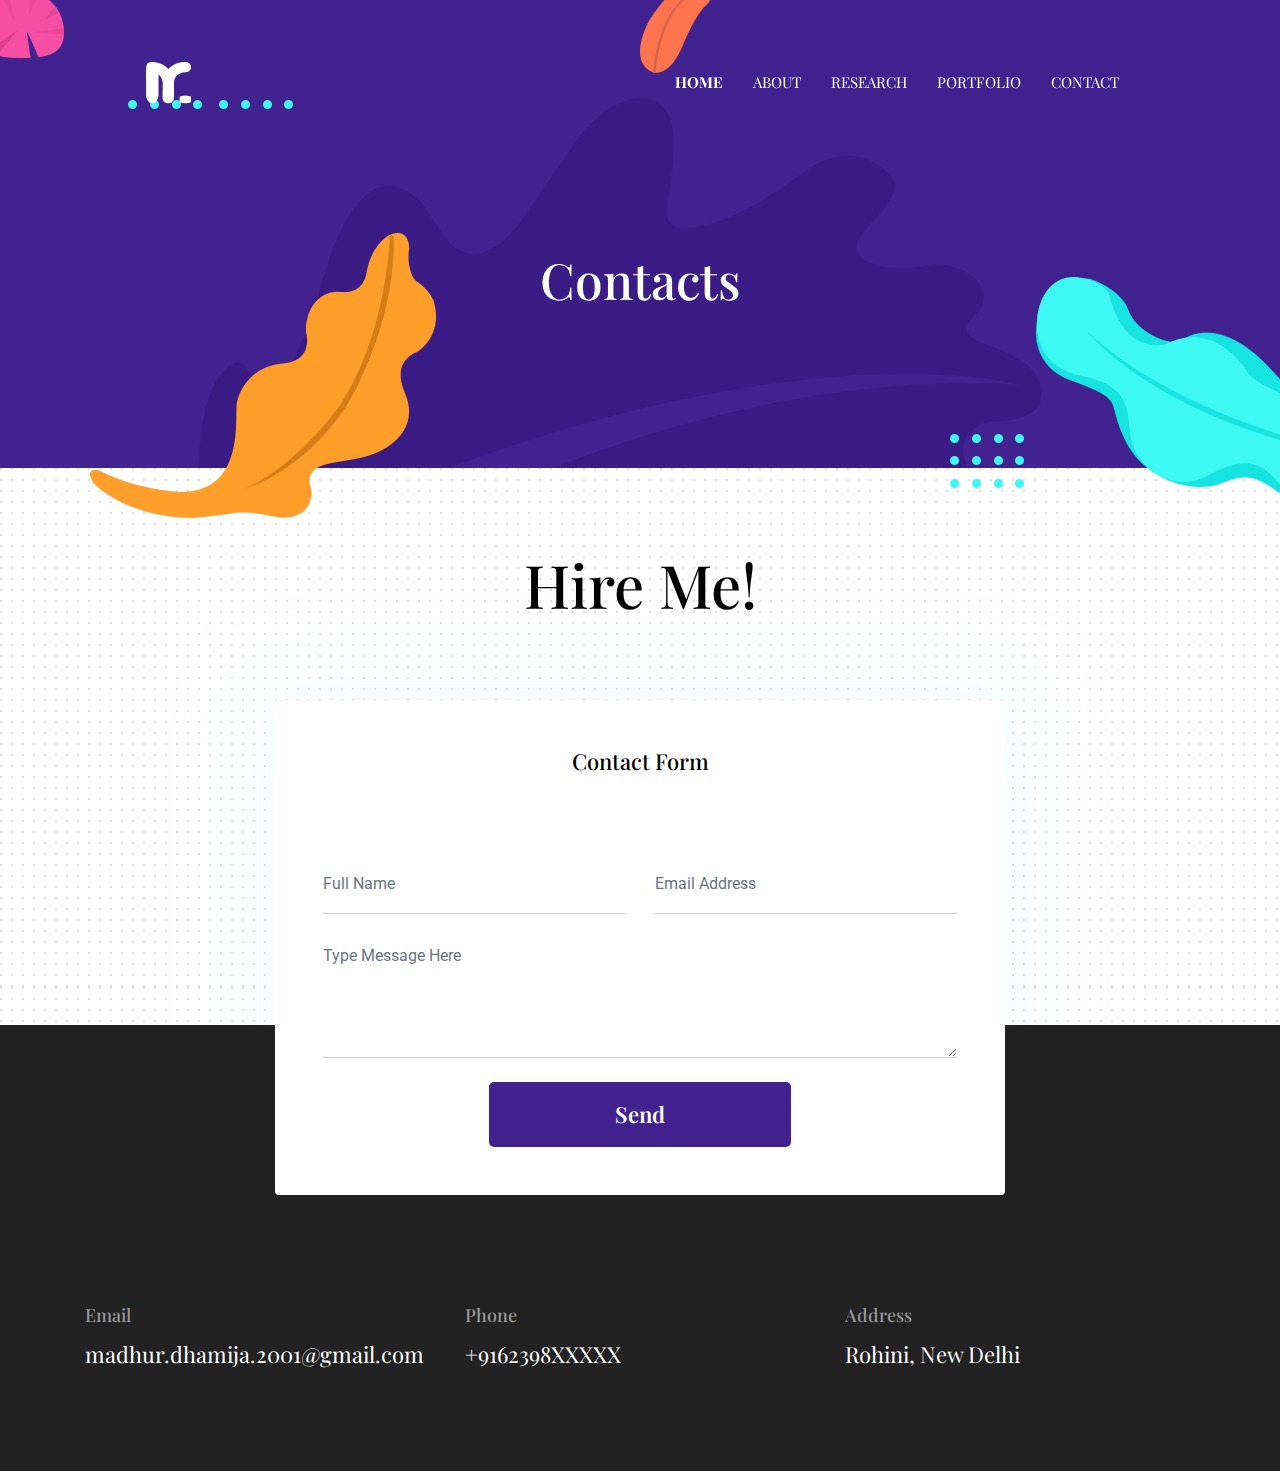
<file: contact.html>
<!DOCTYPE html>

<!--
 // WEBSITE: https://themefisher.com
 // TWITTER: https://twitter.com/themefisher
 // FACEBOOK: https://www.facebook.com/themefisher
 // GITHUB: https://github.com/themefisher/
-->

<html lang="en">
<head>

  <!-- Basic Page Needs
  ================================================== -->
  <meta charset="utf-8">
  <title>Madhur's Design Portfolio</title>

  <!-- Mobile Specific Metas
  ================================================== -->
  <meta http-equiv="X-UA-Compatible" content="IE=edge">
  <meta name="description" content="Creative Portfolio Template">
  <meta name="viewport" content="width=device-width, initial-scale=1.0, maximum-scale=5.0">
  <meta name="author" content="Themefisher">
  <meta name="generator" content="Themefisher Kross Template v1.0">
  <!-- Favicon -->
  <link rel="shortcut icon" type="image/x-icon" href="images/favicon.png" />
  
  <!-- ** Plugins Needed for the Project ** -->
  <!-- Bootstrap -->
  <link rel="stylesheet" href="plugins/bootstrap/bootstrap.min.css">
  <!-- slick slider -->
  <link rel="stylesheet" href="plugins/slick/slick.css">
  <!-- themefy-icon -->
  <link rel="stylesheet" href="plugins/themify-icons/themify-icons.css">

  <!-- Main Stylesheet -->
  <link href="css/style.css" rel="stylesheet">

</head>
<body>
  

<header class="navigation fixed-top">
  <nav class="navbar navbar-expand-lg navbar-dark">
    <a class="navbar-brand font-tertiary h3" href="index.html"><img src="images/logo.png" alt="Myself"></a>
    <button class="navbar-toggler" type="button" data-toggle="collapse" data-target="#navigation"
      aria-controls="navigation" aria-expanded="false" aria-label="Toggle navigation">
      <span class="navbar-toggler-icon"></span>
    </button>

    <div class="collapse navbar-collapse text-center" id="navigation">
      <ul class="navbar-nav ml-auto">
        <li class="nav-item active">
          <a class="nav-link" href="index.html">Home</a>
        </li>
        <li class="nav-item">
          <a class="nav-link" href="about.html">about</a>
        </li>
        <li class="nav-item">
          <a class="nav-link" href="blog.html">Research</a>
        </li>
        <li class="nav-item">
          <a class="nav-link" href="portfolio.html">Portfolio</a>
        </li>
        <li class="nav-item">
          <a class="nav-link" href="contact.html">Contact</a>
        </li>
      </ul>
    </div>
  </nav>
</header>

<!-- page title -->
<section class="page-title bg-primary position-relative">
  <div class="container">
    <div class="row">
      <div class="col-12 text-center">
        <h1 class="text-white font-tertiary">Contacts</h1>
      </div>
    </div>
  </div>
  <!-- background shapes -->
  <img src="images/illustrations/page-title.png" alt="illustrations" class="bg-shape-1 w-100">
  <img src="images/illustrations/leaf-pink-round.png" alt="illustrations" class="bg-shape-2">
  <img src="images/illustrations/dots-cyan.png" alt="illustrations" class="bg-shape-3">
  <img src="images/illustrations/leaf-orange.png" alt="illustrations" class="bg-shape-4">
  <img src="images/illustrations/leaf-yellow.png" alt="illustrations" class="bg-shape-5">
  <img src="images/illustrations/dots-group-cyan.png" alt="illustrations" class="bg-shape-6">
  <img src="images/illustrations/leaf-cyan-lg.png" alt="illustrations" class="bg-shape-7">
</section>
<!-- /page title -->

<!-- contact -->
<section class="section section-on-footer" data-background="images/backgrounds/bg-dots.png">
  <div class="container">
    <div class="row">
      <div class="col-12 text-center">
        <h2 class="section-title">Hire Me!</h2>
      </div>
      <div class="col-lg-8 mx-auto">
        <div class="bg-white rounded text-center p-5 shadow-down">
          <h4 class="mb-80">Contact Form</h4>
          <form action="#" class="row">
            <div class="col-md-6">
              <input type="text" id="name" name="name" placeholder="Full Name" class="form-control px-0 mb-4" required>
            </div>
            <div class="col-md-6">
              <input type="email" id="email" name="email" placeholder="Email Address" class="form-control px-0 mb-4" required>
            </div>
            <div class="col-12">
              <textarea name="message" id="message" class="form-control px-0 mb-4"
                placeholder="Type Message Here" required></textarea>
            </div>
            <div class="col-lg-6 col-10 mx-auto">
              <button class="btn btn-primary w-100">send</button>
            </div>
          </form>
        </div>
      </div>
    </div>
  </div>
</section>
<!-- /contact -->

<!-- footer -->
<footer class="bg-dark footer-section">
  <div class="section">
    <div class="container">
      <div class="row">
        <div class="col-md-4">
          <h5 class="text-light">Email</h5>
          <p class="text-white paragraph-lg font-secondary">madhur.dhamija.2001@gmail.com</p>
        </div>
        <div class="col-md-4">
          <h5 class="text-light">Phone</h5>
          <p class="text-white paragraph-lg font-secondary">+9162398XXXXX</p>
        </div>
        <div class="col-md-4">
          <h5 class="text-light">Address</h5>
          <p class="text-white paragraph-lg font-secondary">Rohini, New Delhi</p>
        </div>
      </div>
    </div>
  </div>
  

<!-- jQuery -->
<script src="plugins/jQuery/jquery.min.js"></script>
<!-- Bootstrap JS -->
<script src="plugins/bootstrap/bootstrap.min.js"></script>
<!-- slick slider -->
<script src="plugins/slick/slick.min.js"></script>
<!-- filter -->
<script src="plugins/shuffle/shuffle.min.js"></script>

<!-- Main Script -->
<script src="js/script.js"></script>

</body>
</html>
</file>
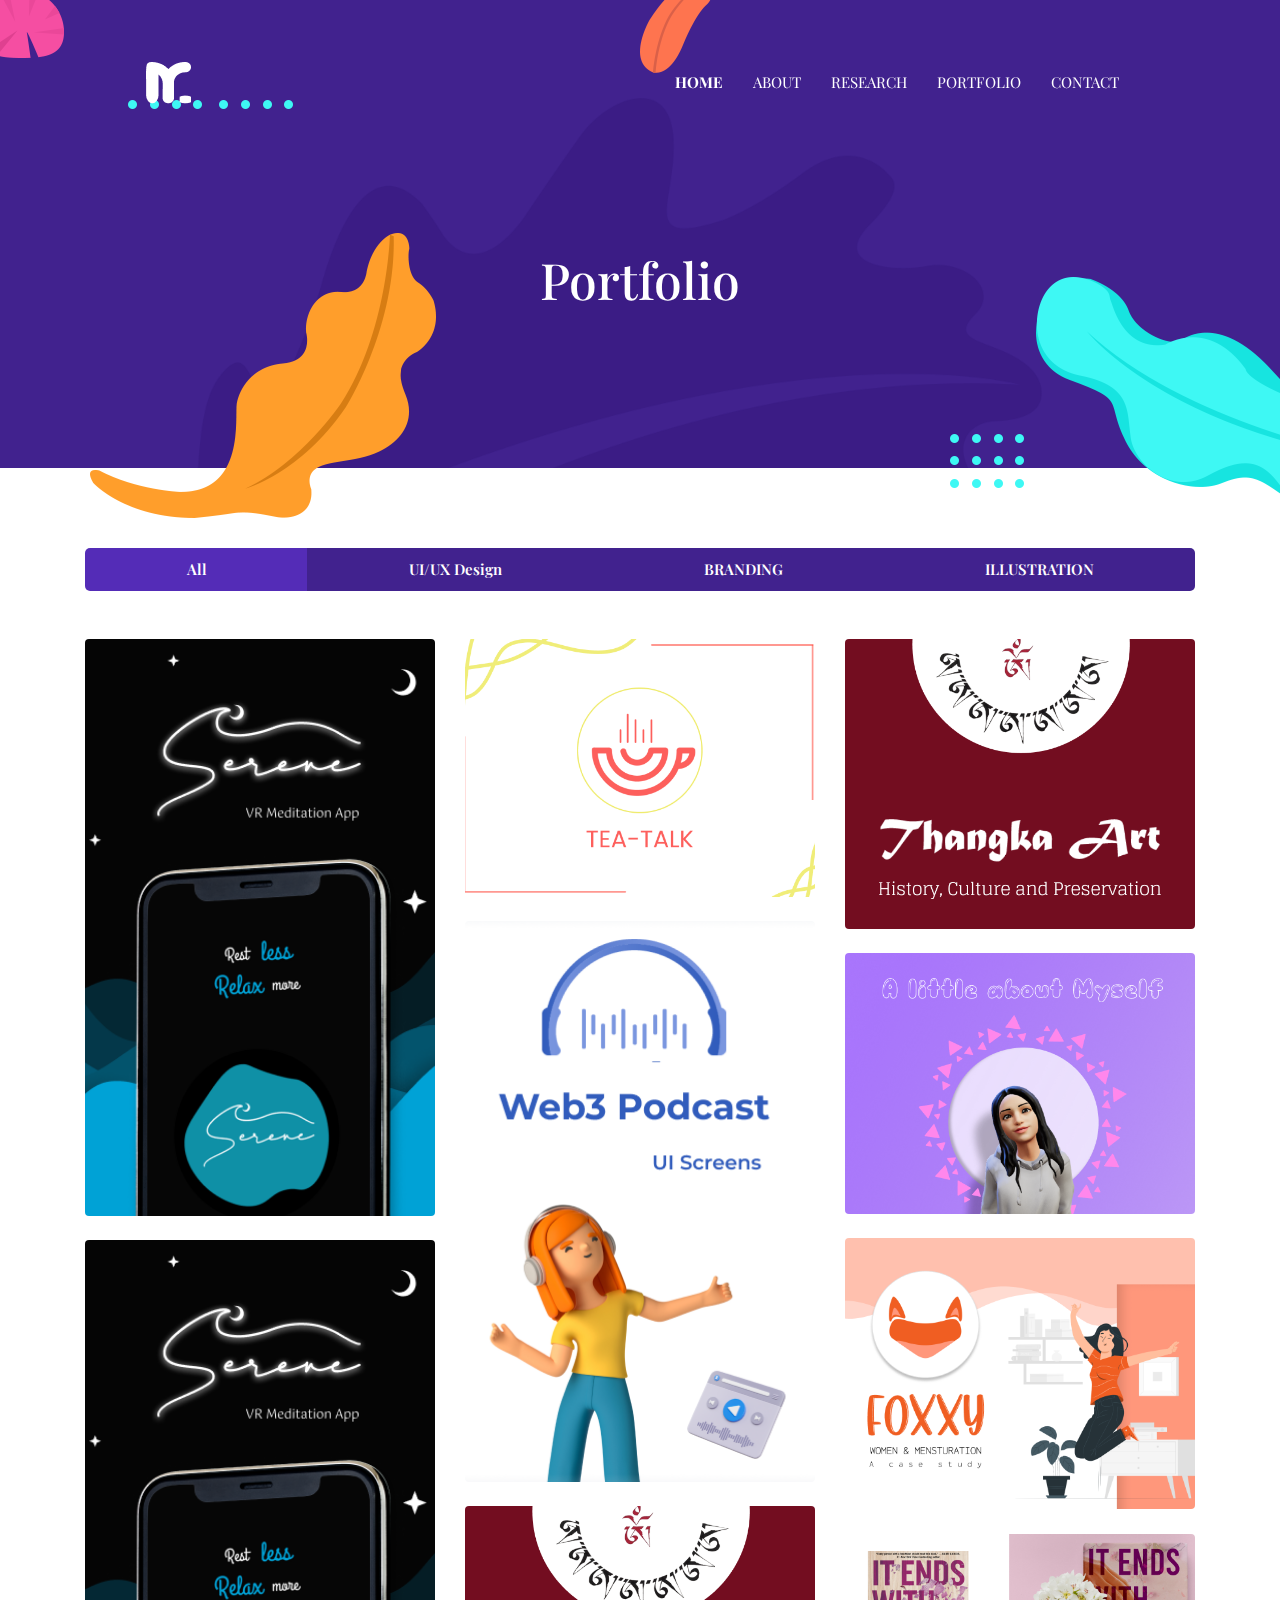
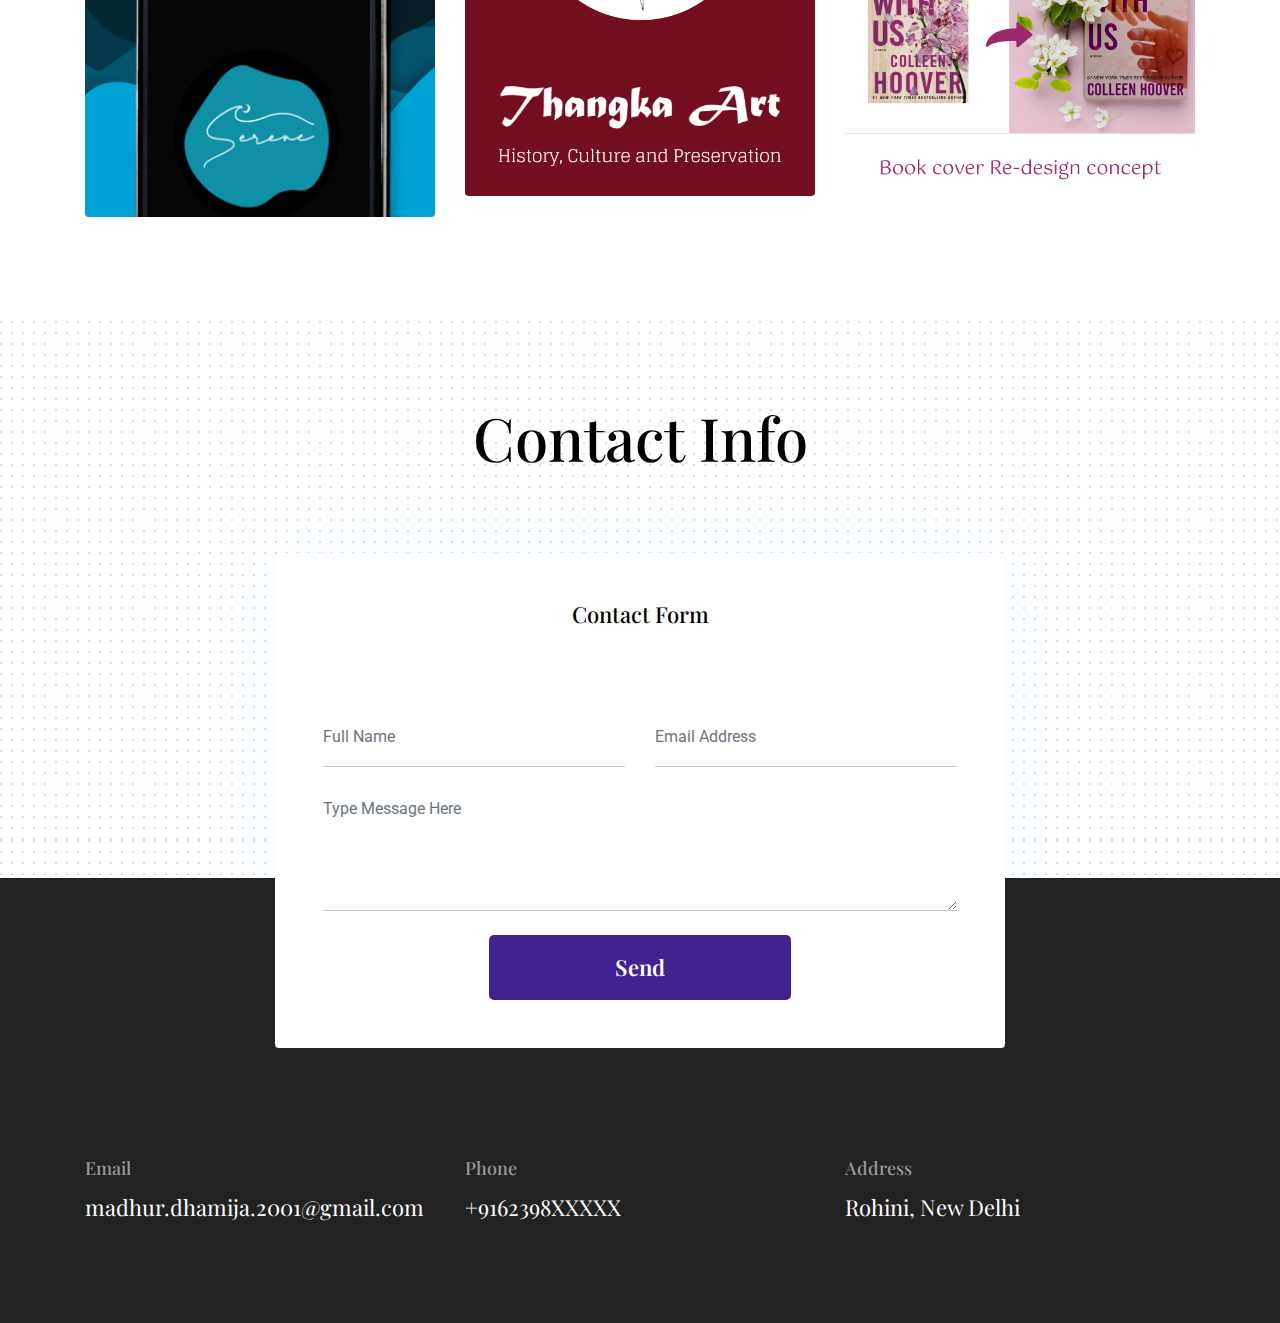
<file: portfolio.html>
<!DOCTYPE html>

<!--
 // WEBSITE: https://themefisher.com
 // TWITTER: https://twitter.com/themefisher
 // FACEBOOK: https://www.facebook.com/themefisher
 // GITHUB: https://github.com/themefisher/
-->

<html lang="en">
<head>

  <!-- Basic Page Needs
  ================================================== -->
  <meta charset="utf-8">
  <title>Madhur's Design Portfolio</title>

  <!-- Mobile Specific Metas
  ================================================== -->
  <meta http-equiv="X-UA-Compatible" content="IE=edge">
  <meta name="description" content="Creative Portfolio Template">
  <meta name="viewport" content="width=device-width, initial-scale=1.0, maximum-scale=5.0">
  <meta name="author" content="Themefisher">
  <meta name="generator" content="Themefisher Kross Template v1.0">
  <!-- Favicon -->
  <link rel="shortcut icon" type="image/x-icon" href="images/favicon.png" />
  
  <!-- ** Plugins Needed for the Project ** -->
  <!-- Bootstrap -->
  <link rel="stylesheet" href="plugins/bootstrap/bootstrap.min.css">
  <!-- slick slider -->
  <link rel="stylesheet" href="plugins/slick/slick.css">
  <!-- themefy-icon -->
  <link rel="stylesheet" href="plugins/themify-icons/themify-icons.css">

  <!-- Main Stylesheet -->
  <link href="css/style.css" rel="stylesheet">

</head>
<body>
  

<header class="navigation fixed-top">
  <nav class="navbar navbar-expand-lg navbar-dark">
    <a class="navbar-brand font-tertiary h3" href="index.html"><img src="images/logo.png" alt="Myself"></a>
    <button class="navbar-toggler" type="button" data-toggle="collapse" data-target="#navigation"
      aria-controls="navigation" aria-expanded="false" aria-label="Toggle navigation">
      <span class="navbar-toggler-icon"></span>
    </button>

    <div class="collapse navbar-collapse text-center" id="navigation">
      <ul class="navbar-nav ml-auto">
        <li class="nav-item active">
          <a class="nav-link" href="index.html">Home</a>
        </li>
        <li class="nav-item">
          <a class="nav-link" href="about.html">about</a>
        </li>
        <li class="nav-item">
          <a class="nav-link" href="blog.html">Research</a>
        </li>
        <li class="nav-item">
          <a class="nav-link" href="portfolio.html">Portfolio</a>
        </li>
        <li class="nav-item">
          <a class="nav-link" href="contact.html">Contact</a>
        </li>
      </ul>
    </div>
  </nav>
</header>

<!-- page title -->
<section class="page-title bg-primary position-relative">
  <div class="container">
    <div class="row">
      <div class="col-12 text-center">
        <h1 class="text-white font-tertiary">Portfolio</h1>
      </div>
    </div>
  </div>
  <!-- background shapes -->
  <img src="images/illustrations/page-title.png" alt="illustrations" class="bg-shape-1 w-100">
  <img src="images/illustrations/leaf-pink-round.png" alt="illustrations" class="bg-shape-2">
  <img src="images/illustrations/dots-cyan.png" alt="illustrations" class="bg-shape-3">
  <img src="images/illustrations/leaf-orange.png" alt="illustrations" class="bg-shape-4">
  <img src="images/illustrations/leaf-yellow.png" alt="illustrations" class="bg-shape-5">
  <img src="images/illustrations/dots-group-cyan.png" alt="illustrations" class="bg-shape-6">
  <img src="images/illustrations/leaf-cyan-lg.png" alt="illustrations" class="bg-shape-7">
</section>
<!-- /page title -->

<!-- portfolio -->
<section class="section">
  <div class="container">
    <div class="row mb-5">
      <div class="col-12">
        <div class="btn-group btn-group-toggle justify-content-center d-flex" data-toggle="buttons">
          <label class="btn btn-sm btn-primary active">
            <input type="radio" name="shuffle-filter" value="all" checked="checked" />All
          </label>
          <label class="btn btn-sm btn-primary">
            <input type="radio" name="shuffle-filter" value="design" />UI/UX Design
          </label>
          <label class="btn btn-sm btn-primary">
            <input type="radio" name="shuffle-filter" value="branding" />BRANDING
          </label>
          <label class="btn btn-sm btn-primary">
            <input type="radio" name="shuffle-filter" value="illustration" />ILLUSTRATION
          </label>
        </div>
      </div>
    </div>
    <div class="row shuffle-wrapper">
      <div class="col-lg-4 col-6 mb-4 shuffle-item" data-groups="[&quot;design&quot;,&quot;illustration&quot;]">
        <div class="position-relative rounded hover-wrapper">
          <img src="images/portfolio/item-1.png" alt="portfolio-image" class="img-fluid rounded w-100 d-block">
          <div class="hover-overlay">
            <div class="hover-content">
              <a class="btn btn-light btn-sm" href="#!">view project</a>
            </div>
          </div>
        </div>
      </div>
      <div class="col-lg-4 col-6 mb-4 shuffle-item" data-groups="[&quot;branding&quot;]">
        <div class="position-relative rounded hover-wrapper">
          <img src="images/portfolio/item-2.png" alt="portfolio-image" class="img-fluid rounded w-100 d-block">
          <div class="hover-overlay">
            <div class="hover-content">
              <a class="btn btn-light btn-sm" href="#!">view project</a>
            </div>
          </div>
        </div>
      </div>
      <div class="col-lg-4 col-6 mb-4 shuffle-item" data-groups="[&quot;illustration&quot;]">
        <div class="position-relative rounded hover-wrapper">
          <img src="images/portfolio/item-3.png" alt="portfolio-image" class="img-fluid rounded w-100 d-block">
          <div class="hover-overlay">
            <div class="hover-content">
              <a class="btn btn-light btn-sm" href="#!">view project</a>
            </div>
          </div>
        </div>
      </div>
      <div class="col-lg-4 col-6 mb-4 shuffle-item" data-groups="[&quot;design&quot;,&quot;branding&quot;]">
        <div class="position-relative rounded hover-wrapper">
          <img src="images/portfolio/item-6.png" alt="portfolio-image" class="img-fluid rounded w-100 d-block">
          <div class="hover-overlay">
            <div class="hover-content">
              <a class="btn btn-light btn-sm" href="#!">view project</a>
            </div>
          </div>
        </div>
      </div>
      <div class="col-lg-4 col-6 mb-4 shuffle-item" data-groups="[&quot;illustration&quot;]">
        <div class="position-relative rounded hover-wrapper">
          <img src="images/portfolio/item-8.png" alt="portfolio-image" class="img-fluid rounded w-100 d-block">
          <div class="hover-overlay">
            <div class="hover-content">
              <a class="btn btn-light btn-sm" href="#!">view project</a>
            </div>
          </div>
        </div>
      </div>
      <div class="col-lg-4 col-6 mb-4 shuffle-item" data-groups="[&quot;design&quot;]">
        <div class="position-relative rounded hover-wrapper">
          <img src="images/portfolio/item-5.png" alt="portfolio-image" class="img-fluid rounded w-100 d-block">
          <div class="hover-overlay">
            <div class="hover-content">
              <a class="btn btn-light btn-sm" href="#!">view project</a>
            </div>
          </div>
        </div>
      </div>
      <div class="col-lg-4 col-6 mb-4 shuffle-item" data-groups="[&quot;branding&quot;]">
        <div class="position-relative rounded hover-wrapper">
          <img src="images/portfolio/item-1.png" alt="portfolio-image" class="img-fluid rounded w-100 d-block">
          <div class="hover-overlay">
            <div class="hover-content">
              <a class="btn btn-light btn-sm" href="#!">view project</a>
            </div>
          </div>
        </div>
      </div>
      <div class="col-lg-4 col-6 mb-4 shuffle-item" data-groups="[&quot;design&quot;,&quot;illustration&quot;,&quot;branding&quot;]">
        <div class="position-relative rounded hover-wrapper">
          <img src="images/portfolio/item-3.png" alt="portfolio-image" class="img-fluid rounded w-100 d-block">
          <div class="hover-overlay">
            <div class="hover-content">
              <a class="btn btn-light btn-sm" href="#!">view project</a>
            </div>
          </div>
        </div>
      </div>
      <div class="col-lg-4 col-6 mb-4 shuffle-item illustration" data-groups="[&quot;illustration&quot;]">
        <div class="position-relative rounded hover-wrapper">
          <img src="images/portfolio/item-7.png" alt="portfolio-image" class="img-fluid rounded w-100 d-block">
          <div class="hover-overlay">
            <div class="hover-content">
              <a class="btn btn-light btn-sm" href="#!">view project</a>
            </div>
          </div>
        </div>
      </div>
    </div>
  </div>
</section>
<!-- /portfolio -->



<!-- contact -->
<section class="section section-on-footer" data-background="images/backgrounds/bg-dots.png">
  <div class="container">
    <div class="row">
      <div class="col-12 text-center">
        <h2 class="section-title">Contact Info</h2>
      </div>
      <div class="col-lg-8 mx-auto">
        <div class="bg-white rounded text-center p-5 shadow-down">
          <h4 class="mb-80">Contact Form</h4>
          <form action="#" class="row">
            <div class="col-md-6">
              <input type="text" id="name" name="name" placeholder="Full Name" class="form-control px-0 mb-4" required>
            </div>
            <div class="col-md-6">
              <input type="email" id="email" name="email" placeholder="Email Address" class="form-control px-0 mb-4" required>
            </div>
            <div class="col-12">
              <textarea name="message" id="message" class="form-control px-0 mb-4"
                placeholder="Type Message Here" required></textarea>
            </div>
            <div class="col-lg-6 col-10 mx-auto">
              <button class="btn btn-primary w-100">send</button>
            </div>
          </form>
        </div>
      </div>
    </div>
  </div>
</section>
<!-- /contact -->

<!-- footer -->
<footer class="bg-dark footer-section">
  <div class="section">
    <div class="container">
      <div class="row">
        <div class="col-md-4">
          <h5 class="text-light">Email</h5>
           <p class="text-white paragraph-lg font-secondary">madhur.dhamija.2001@gmail.com</p>
        </div>
        <div class="col-md-4">
          <h5 class="text-light">Phone</h5>
          <p class="text-white paragraph-lg font-secondary">+9162398XXXXX</p>
        </div>
        <div class="col-md-4">
          <h5 class="text-light">Address</h5>
          <p class="text-white paragraph-lg font-secondary">Rohini, New Delhi</p>
        </div>
      </div>
    </div>
  </div>
  

<!-- jQuery -->
<script src="plugins/jQuery/jquery.min.js"></script>
<!-- Bootstrap JS -->
<script src="plugins/bootstrap/bootstrap.min.js"></script>
<!-- slick slider -->
<script src="plugins/slick/slick.min.js"></script>
<!-- filter -->
<script src="plugins/shuffle/shuffle.min.js"></script>

<!-- Main Script -->
<script src="js/script.js"></script>

</body>
</html>
</file>
<file: plugins/themify-icons/themify-icons.css>
@font-face{font-family:themify;src:url(fonts/themify.eot?-fvbane);src:url(fonts/themify.eot?#iefix-fvbane) format('embedded-opentype'),url(fonts/themify.woff?-fvbane) format('woff'),url(fonts/themify.ttf?-fvbane) format('truetype'),url(fonts/themify.svg?-fvbane#themify) format('svg');font-weight:400;font-style:normal}[class*=" ti-"],[class^=ti-]{font-family:themify;speak:none;font-style:normal;font-weight:400;font-variant:normal;text-transform:none;line-height:1;-webkit-font-smoothing:antialiased;-moz-osx-font-smoothing:grayscale}.ti-wand:before{content:"\e600"}.ti-volume:before{content:"\e601"}.ti-user:before{content:"\e602"}.ti-unlock:before{content:"\e603"}.ti-unlink:before{content:"\e604"}.ti-trash:before{content:"\e605"}.ti-thought:before{content:"\e606"}.ti-target:before{content:"\e607"}.ti-tag:before{content:"\e608"}.ti-tablet:before{content:"\e609"}.ti-star:before{content:"\e60a"}.ti-spray:before{content:"\e60b"}.ti-signal:before{content:"\e60c"}.ti-shopping-cart:before{content:"\e60d"}.ti-shopping-cart-full:before{content:"\e60e"}.ti-settings:before{content:"\e60f"}.ti-search:before{content:"\e610"}.ti-zoom-in:before{content:"\e611"}.ti-zoom-out:before{content:"\e612"}.ti-cut:before{content:"\e613"}.ti-ruler:before{content:"\e614"}.ti-ruler-pencil:before{content:"\e615"}.ti-ruler-alt:before{content:"\e616"}.ti-bookmark:before{content:"\e617"}.ti-bookmark-alt:before{content:"\e618"}.ti-reload:before{content:"\e619"}.ti-plus:before{content:"\e61a"}.ti-pin:before{content:"\e61b"}.ti-pencil:before{content:"\e61c"}.ti-pencil-alt:before{content:"\e61d"}.ti-paint-roller:before{content:"\e61e"}.ti-paint-bucket:before{content:"\e61f"}.ti-na:before{content:"\e620"}.ti-mobile:before{content:"\e621"}.ti-minus:before{content:"\e622"}.ti-medall:before{content:"\e623"}.ti-medall-alt:before{content:"\e624"}.ti-marker:before{content:"\e625"}.ti-marker-alt:before{content:"\e626"}.ti-arrow-up:before{content:"\e627"}.ti-arrow-right:before{content:"\e628"}.ti-arrow-left:before{content:"\e629"}.ti-arrow-down:before{content:"\e62a"}.ti-lock:before{content:"\e62b"}.ti-location-arrow:before{content:"\e62c"}.ti-link:before{content:"\e62d"}.ti-layout:before{content:"\e62e"}.ti-layers:before{content:"\e62f"}.ti-layers-alt:before{content:"\e630"}.ti-key:before{content:"\e631"}.ti-import:before{content:"\e632"}.ti-image:before{content:"\e633"}.ti-heart:before{content:"\e634"}.ti-heart-broken:before{content:"\e635"}.ti-hand-stop:before{content:"\e636"}.ti-hand-open:before{content:"\e637"}.ti-hand-drag:before{content:"\e638"}.ti-folder:before{content:"\e639"}.ti-flag:before{content:"\e63a"}.ti-flag-alt:before{content:"\e63b"}.ti-flag-alt-2:before{content:"\e63c"}.ti-eye:before{content:"\e63d"}.ti-export:before{content:"\e63e"}.ti-exchange-vertical:before{content:"\e63f"}.ti-desktop:before{content:"\e640"}.ti-cup:before{content:"\e641"}.ti-crown:before{content:"\e642"}.ti-comments:before{content:"\e643"}.ti-comment:before{content:"\e644"}.ti-comment-alt:before{content:"\e645"}.ti-close:before{content:"\e646"}.ti-clip:before{content:"\e647"}.ti-angle-up:before{content:"\e648"}.ti-angle-right:before{content:"\e649"}.ti-angle-left:before{content:"\e64a"}.ti-angle-down:before{content:"\e64b"}.ti-check:before{content:"\e64c"}.ti-check-box:before{content:"\e64d"}.ti-camera:before{content:"\e64e"}.ti-announcement:before{content:"\e64f"}.ti-brush:before{content:"\e650"}.ti-briefcase:before{content:"\e651"}.ti-bolt:before{content:"\e652"}.ti-bolt-alt:before{content:"\e653"}.ti-blackboard:before{content:"\e654"}.ti-bag:before{content:"\e655"}.ti-move:before{content:"\e656"}.ti-arrows-vertical:before{content:"\e657"}.ti-arrows-horizontal:before{content:"\e658"}.ti-fullscreen:before{content:"\e659"}.ti-arrow-top-right:before{content:"\e65a"}.ti-arrow-top-left:before{content:"\e65b"}.ti-arrow-circle-up:before{content:"\e65c"}.ti-arrow-circle-right:before{content:"\e65d"}.ti-arrow-circle-left:before{content:"\e65e"}.ti-arrow-circle-down:before{content:"\e65f"}.ti-angle-double-up:before{content:"\e660"}.ti-angle-double-right:before{content:"\e661"}.ti-angle-double-left:before{content:"\e662"}.ti-angle-double-down:before{content:"\e663"}.ti-zip:before{content:"\e664"}.ti-world:before{content:"\e665"}.ti-wheelchair:before{content:"\e666"}.ti-view-list:before{content:"\e667"}.ti-view-list-alt:before{content:"\e668"}.ti-view-grid:before{content:"\e669"}.ti-uppercase:before{content:"\e66a"}.ti-upload:before{content:"\e66b"}.ti-underline:before{content:"\e66c"}.ti-truck:before{content:"\e66d"}.ti-timer:before{content:"\e66e"}.ti-ticket:before{content:"\e66f"}.ti-thumb-up:before{content:"\e670"}.ti-thumb-down:before{content:"\e671"}.ti-text:before{content:"\e672"}.ti-stats-up:before{content:"\e673"}.ti-stats-down:before{content:"\e674"}.ti-split-v:before{content:"\e675"}.ti-split-h:before{content:"\e676"}.ti-smallcap:before{content:"\e677"}.ti-shine:before{content:"\e678"}.ti-shift-right:before{content:"\e679"}.ti-shift-left:before{content:"\e67a"}.ti-shield:before{content:"\e67b"}.ti-notepad:before{content:"\e67c"}.ti-server:before{content:"\e67d"}.ti-quote-right:before{content:"\e67e"}.ti-quote-left:before{content:"\e67f"}.ti-pulse:before{content:"\e680"}.ti-printer:before{content:"\e681"}.ti-power-off:before{content:"\e682"}.ti-plug:before{content:"\e683"}.ti-pie-chart:before{content:"\e684"}.ti-paragraph:before{content:"\e685"}.ti-panel:before{content:"\e686"}.ti-package:before{content:"\e687"}.ti-music:before{content:"\e688"}.ti-music-alt:before{content:"\e689"}.ti-mouse:before{content:"\e68a"}.ti-mouse-alt:before{content:"\e68b"}.ti-money:before{content:"\e68c"}.ti-microphone:before{content:"\e68d"}.ti-menu:before{content:"\e68e"}.ti-menu-alt:before{content:"\e68f"}.ti-map:before{content:"\e690"}.ti-map-alt:before{content:"\e691"}.ti-loop:before{content:"\e692"}.ti-location-pin:before{content:"\e693"}.ti-list:before{content:"\e694"}.ti-light-bulb:before{content:"\e695"}.ti-Italic:before{content:"\e696"}.ti-info:before{content:"\e697"}.ti-infinite:before{content:"\e698"}.ti-id-badge:before{content:"\e699"}.ti-hummer:before{content:"\e69a"}.ti-home:before{content:"\e69b"}.ti-help:before{content:"\e69c"}.ti-headphone:before{content:"\e69d"}.ti-harddrives:before{content:"\e69e"}.ti-harddrive:before{content:"\e69f"}.ti-gift:before{content:"\e6a0"}.ti-game:before{content:"\e6a1"}.ti-filter:before{content:"\e6a2"}.ti-files:before{content:"\e6a3"}.ti-file:before{content:"\e6a4"}.ti-eraser:before{content:"\e6a5"}.ti-envelope:before{content:"\e6a6"}.ti-download:before{content:"\e6a7"}.ti-direction:before{content:"\e6a8"}.ti-direction-alt:before{content:"\e6a9"}.ti-dashboard:before{content:"\e6aa"}.ti-control-stop:before{content:"\e6ab"}.ti-control-shuffle:before{content:"\e6ac"}.ti-control-play:before{content:"\e6ad"}.ti-control-pause:before{content:"\e6ae"}.ti-control-forward:before{content:"\e6af"}.ti-control-backward:before{content:"\e6b0"}.ti-cloud:before{content:"\e6b1"}.ti-cloud-up:before{content:"\e6b2"}.ti-cloud-down:before{content:"\e6b3"}.ti-clipboard:before{content:"\e6b4"}.ti-car:before{content:"\e6b5"}.ti-calendar:before{content:"\e6b6"}.ti-book:before{content:"\e6b7"}.ti-bell:before{content:"\e6b8"}.ti-basketball:before{content:"\e6b9"}.ti-bar-chart:before{content:"\e6ba"}.ti-bar-chart-alt:before{content:"\e6bb"}.ti-back-right:before{content:"\e6bc"}.ti-back-left:before{content:"\e6bd"}.ti-arrows-corner:before{content:"\e6be"}.ti-archive:before{content:"\e6bf"}.ti-anchor:before{content:"\e6c0"}.ti-align-right:before{content:"\e6c1"}.ti-align-left:before{content:"\e6c2"}.ti-align-justify:before{content:"\e6c3"}.ti-align-center:before{content:"\e6c4"}.ti-alert:before{content:"\e6c5"}.ti-alarm-clock:before{content:"\e6c6"}.ti-agenda:before{content:"\e6c7"}.ti-write:before{content:"\e6c8"}.ti-window:before{content:"\e6c9"}.ti-widgetized:before{content:"\e6ca"}.ti-widget:before{content:"\e6cb"}.ti-widget-alt:before{content:"\e6cc"}.ti-wallet:before{content:"\e6cd"}.ti-video-clapper:before{content:"\e6ce"}.ti-video-camera:before{content:"\e6cf"}.ti-vector:before{content:"\e6d0"}.ti-themify-logo:before{content:"\e6d1"}.ti-themify-favicon:before{content:"\e6d2"}.ti-themify-favicon-alt:before{content:"\e6d3"}.ti-support:before{content:"\e6d4"}.ti-stamp:before{content:"\e6d5"}.ti-split-v-alt:before{content:"\e6d6"}.ti-slice:before{content:"\e6d7"}.ti-shortcode:before{content:"\e6d8"}.ti-shift-right-alt:before{content:"\e6d9"}.ti-shift-left-alt:before{content:"\e6da"}.ti-ruler-alt-2:before{content:"\e6db"}.ti-receipt:before{content:"\e6dc"}.ti-pin2:before{content:"\e6dd"}.ti-pin-alt:before{content:"\e6de"}.ti-pencil-alt2:before{content:"\e6df"}.ti-palette:before{content:"\e6e0"}.ti-more:before{content:"\e6e1"}.ti-more-alt:before{content:"\e6e2"}.ti-microphone-alt:before{content:"\e6e3"}.ti-magnet:before{content:"\e6e4"}.ti-line-double:before{content:"\e6e5"}.ti-line-dotted:before{content:"\e6e6"}.ti-line-dashed:before{content:"\e6e7"}.ti-layout-width-full:before{content:"\e6e8"}.ti-layout-width-default:before{content:"\e6e9"}.ti-layout-width-default-alt:before{content:"\e6ea"}.ti-layout-tab:before{content:"\e6eb"}.ti-layout-tab-window:before{content:"\e6ec"}.ti-layout-tab-v:before{content:"\e6ed"}.ti-layout-tab-min:before{content:"\e6ee"}.ti-layout-slider:before{content:"\e6ef"}.ti-layout-slider-alt:before{content:"\e6f0"}.ti-layout-sidebar-right:before{content:"\e6f1"}.ti-layout-sidebar-none:before{content:"\e6f2"}.ti-layout-sidebar-left:before{content:"\e6f3"}.ti-layout-placeholder:before{content:"\e6f4"}.ti-layout-menu:before{content:"\e6f5"}.ti-layout-menu-v:before{content:"\e6f6"}.ti-layout-menu-separated:before{content:"\e6f7"}.ti-layout-menu-full:before{content:"\e6f8"}.ti-layout-media-right-alt:before{content:"\e6f9"}.ti-layout-media-right:before{content:"\e6fa"}.ti-layout-media-overlay:before{content:"\e6fb"}.ti-layout-media-overlay-alt:before{content:"\e6fc"}.ti-layout-media-overlay-alt-2:before{content:"\e6fd"}.ti-layout-media-left-alt:before{content:"\e6fe"}.ti-layout-media-left:before{content:"\e6ff"}.ti-layout-media-center-alt:before{content:"\e700"}.ti-layout-media-center:before{content:"\e701"}.ti-layout-list-thumb:before{content:"\e702"}.ti-layout-list-thumb-alt:before{content:"\e703"}.ti-layout-list-post:before{content:"\e704"}.ti-layout-list-large-image:before{content:"\e705"}.ti-layout-line-solid:before{content:"\e706"}.ti-layout-grid4:before{content:"\e707"}.ti-layout-grid3:before{content:"\e708"}.ti-layout-grid2:before{content:"\e709"}.ti-layout-grid2-thumb:before{content:"\e70a"}.ti-layout-cta-right:before{content:"\e70b"}.ti-layout-cta-left:before{content:"\e70c"}.ti-layout-cta-center:before{content:"\e70d"}.ti-layout-cta-btn-right:before{content:"\e70e"}.ti-layout-cta-btn-left:before{content:"\e70f"}.ti-layout-column4:before{content:"\e710"}.ti-layout-column3:before{content:"\e711"}.ti-layout-column2:before{content:"\e712"}.ti-layout-accordion-separated:before{content:"\e713"}.ti-layout-accordion-merged:before{content:"\e714"}.ti-layout-accordion-list:before{content:"\e715"}.ti-ink-pen:before{content:"\e716"}.ti-info-alt:before{content:"\e717"}.ti-help-alt:before{content:"\e718"}.ti-headphone-alt:before{content:"\e719"}.ti-hand-point-up:before{content:"\e71a"}.ti-hand-point-right:before{content:"\e71b"}.ti-hand-point-left:before{content:"\e71c"}.ti-hand-point-down:before{content:"\e71d"}.ti-gallery:before{content:"\e71e"}.ti-face-smile:before{content:"\e71f"}.ti-face-sad:before{content:"\e720"}.ti-credit-card:before{content:"\e721"}.ti-control-skip-forward:before{content:"\e722"}.ti-control-skip-backward:before{content:"\e723"}.ti-control-record:before{content:"\e724"}.ti-control-eject:before{content:"\e725"}.ti-comments-smiley:before{content:"\e726"}.ti-brush-alt:before{content:"\e727"}.ti-youtube:before{content:"\e728"}.ti-vimeo:before{content:"\e729"}.ti-twitter:before{content:"\e72a"}.ti-time:before{content:"\e72b"}.ti-tumblr:before{content:"\e72c"}.ti-skype:before{content:"\e72d"}.ti-share:before{content:"\e72e"}.ti-share-alt:before{content:"\e72f"}.ti-rocket:before{content:"\e730"}.ti-pinterest:before{content:"\e731"}.ti-new-window:before{content:"\e732"}.ti-microsoft:before{content:"\e733"}.ti-list-ol:before{content:"\e734"}.ti-linkedin:before{content:"\e735"}.ti-layout-sidebar-2:before{content:"\e736"}.ti-layout-grid4-alt:before{content:"\e737"}.ti-layout-grid3-alt:before{content:"\e738"}.ti-layout-grid2-alt:before{content:"\e739"}.ti-layout-column4-alt:before{content:"\e73a"}.ti-layout-column3-alt:before{content:"\e73b"}.ti-layout-column2-alt:before{content:"\e73c"}.ti-instagram:before{content:"\e73d"}.ti-google:before{content:"\e73e"}.ti-github:before{content:"\e73f"}.ti-flickr:before{content:"\e740"}.ti-facebook:before{content:"\e741"}.ti-dropbox:before{content:"\e742"}.ti-dribbble:before{content:"\e743"}.ti-apple:before{content:"\e744"}.ti-android:before{content:"\e745"}.ti-save:before{content:"\e746"}.ti-save-alt:before{content:"\e747"}.ti-yahoo:before{content:"\e748"}.ti-wordpress:before{content:"\e749"}.ti-vimeo-alt:before{content:"\e74a"}.ti-twitter-alt:before{content:"\e74b"}.ti-tumblr-alt:before{content:"\e74c"}.ti-trello:before{content:"\e74d"}.ti-stack-overflow:before{content:"\e74e"}.ti-soundcloud:before{content:"\e74f"}.ti-sharethis:before{content:"\e750"}.ti-sharethis-alt:before{content:"\e751"}.ti-reddit:before{content:"\e752"}.ti-pinterest-alt:before{content:"\e753"}.ti-microsoft-alt:before{content:"\e754"}.ti-linux:before{content:"\e755"}.ti-jsfiddle:before{content:"\e756"}.ti-joomla:before{content:"\e757"}.ti-html5:before{content:"\e758"}.ti-flickr-alt:before{content:"\e759"}.ti-email:before{content:"\e75a"}.ti-drupal:before{content:"\e75b"}.ti-dropbox-alt:before{content:"\e75c"}.ti-css3:before{content:"\e75d"}.ti-rss:before{content:"\e75e"}.ti-rss-alt:before{content:"\e75f"}
</file>
<file: css/style.css>
/**
 * WEBSITE: https://themefisher.com
 * TWITTER: https://twitter.com/themefisher
 * FACEBOOK: https://www.facebook.com/themefisher
 * GITHUB: https://github.com/themefisher/
 */

/*  typography */
@import url("https://fonts.googleapis.com/css?family=Playfair+Display:700|Roboto:400");
body {
  line-height: 1.2;
  font-family: "Roboto", sans-serif;
  -webkit-font-smoothing: antialiased;
  font-size: 15px;
  color: #4c4c4c;
}

p, .paragraph {
  font-weight: 400;
  color: #4c4c4c;
  font-size: 15px;
  line-height: 1.8;
  font-family: "Roboto", sans-serif;
}
p-lg, .paragraph-lg {
  font-size: 22px;
}

h1, h2, h3, h4, h5, h6 {
  color: #000;
  font-family: "Playfair Display", serif;
  line-height: 1.2;
}

h1, .h1 {
  font-size: 50px;
}
@media (max-width: 991px) {
  h1, .h1 {
    font-size: 65px;
  }
}

h2, .h2 {
  font-size: 60px;
}
@media (max-width: 991px) {
  h2, .h2 {
    font-size: 50px;
  }
}

h3, .h3 {
  font-size: 40px;
}

h4, .h4 {
  font-size: 22px;
}

h5, .h5 {
  font-size: 18px;
}

h6, .h6 {
  font-size: 14px;
}

/* Button style */
.btn {
  font-size: 22px;
  font-family: "Playfair Display", serif;
  text-transform: capitalize;
  padding: 16px 44px;
  border-radius: 5px;
  font-weight: 600;
  border: 0;
  position: relative;
  z-index: 1;
  transition: 0.2s ease;
}
.btn:focus {
  outline: 0;
  box-shadow: none !important;
}
.btn:active {
  box-shadow: none;
}
.btn-sm {
  font-size: 15px;
  padding: 10px 30px;
}
.btn-xs {
  padding: 5px 10px;
  font-size: 15px;
}

.btn-primary {
  background: #41228e;
  color: #fff;
}
.btn-primary:active {
  background: #542cb7 !important;
}
.btn-primary:hover {
  background: #542cb7;
}
.btn-primary.focus, .btn-primary.active {
  background: #542cb7 !important;
  box-shadow: none !important;
}

.btn-transparent {
  background: transparent;
  color: #41228e;
  font-weight: bold;
}
.btn-transparent:active, .btn-transparent:hover {
  color: #41228e;
}

body {
  background-color: #fff;
  overflow-x: hidden;
}

::-moz-selection {
  background: #542cb7;
  color: #fff;
}

::selection {
  background: #542cb7;
  color: #fff;
}

/* preloader */
.preloader {
  position: fixed;
  top: 0;
  left: 0;
  right: 0;
  bottom: 0;
  background-color: #fff;
  z-index: 999;
  display: flex;
  align-items: center;
  justify-content: center;
}

ol,
ul {
  list-style-type: none;
  margin: 0px;
}

img {
  vertical-align: middle;
  border: 0;
}

a,
a:hover,
a:focus {
  text-decoration: none;
}

a,
button,
select {
  cursor: pointer;
  transition: 0.2s ease;
}
a:focus,
button:focus,
select:focus {
  outline: 0;
}

a.text-dark:hover {
  color: #41228e !important;
}

a:hover {
  color: #41228e;
}

.slick-slide {
  outline: 0;
}

.section {
  padding-top: 80px;
  padding-bottom: 80px;
}
.section-title {
  margin-bottom: 80px;
  font-family: "Playfair Display", serif;
}

.bg-cover {
  background-size: cover;
  background-position: center center;
  background-repeat: no-repeat;
}

/* overlay */
.overlay {
  position: relative;
}
.overlay::before {
  position: absolute;
  content: "";
  height: 100%;
  width: 100%;
  top: 0;
  left: 0;
  background: #000;
  opacity: 0.5;
}

.outline-0 {
  outline: 0 !important;
}

.d-unset {
  display: unset !important;
}

.bg-primary {
  background: #41228e !important;
}

.bg-gray {
  background: #eaeaea !important;
}

.text-primary {
  color: #41228e !important;
}

.text-color {
  color: #4c4c4c;
}

.text-dark {
  color: #000 !important;
}

.text-light {
  color: #999999 !important;
}

.mb-10 {
  margin-bottom: 10px !important;
}

.mb-20 {
  margin-bottom: 20px !important;
}

.mb-30 {
  margin-bottom: 30px !important;
}

.mb-40 {
  margin-bottom: 40px !important;
}

.mb-50 {
  margin-bottom: 50px !important;
}

.mb-60 {
  margin-bottom: 60px !important;
}

.mb-70 {
  margin-bottom: 70px !important;
}

.mb-80 {
  margin-bottom: 80px !important;
}

.mb-90 {
  margin-bottom: 90px !important;
}

.mb-100 {
  margin-bottom: 100px !important;
}

.zindex-1 {
  z-index: 1;
}

.rounded-lg {
  border-radius: 15px;
}

.overflow-hidden {
  overflow: hidden;
}

.font-secondary {
  font-family: "Playfair Display", serif !important;
}

.font-tertiary {
  font-family: "Playfair Display", serif !important;
}

.shadow {
  box-shadow: 0px 18px 39.1px 6.9px rgba(224, 241, 255, 0.34) !important;
}

.bg-dark {
  background-color: #222222 !important;
}

/* icon */
.icon {
  font-size: 45px;
}

.icon-bg {
  height: 100px;
  width: 100px;
  line-height: 100px;
  text-align: center;
}

.icon-light {
  color: #c8d5ef;
}

/* /icon */
/* slick slider */
.slick-dots {
  text-align: center;
  padding-left: 0;
}
.slick-dots li {
  display: inline-block;
  margin: 2px;
}
.slick-dots li.slick-active button {
  background: #fff;
  width: 25px;
}
.slick-dots li button {
  height: 6px;
  width: 12px;
  background: rgba(255, 255, 255, 0.5);
  color: transparent;
  border-radius: 10px;
  overflow: hidden;
  transition: 0.2s ease;
  border: 0;
}

/* /slick slider */
/* form */
.form-control {
  border: 0;
  border-radius: 0;
  border-bottom: 1px solid #c7c7c7;
  height: 60px;
}
.form-control:focus {
  border-color: #41228e;
  outline: 0;
  box-shadow: none !important;
}

textarea.form-control {
  height: 120px;
}

/* /form */
/* card */
.card {
  border: 0;
}
.card-header {
  border: 0;
}
.card-footer {
  border: 0;
}

/* /card */
.navigation {
  padding: 40px 130px;
  transition: 0.3s ease;
}
.navigation.nav-bg {
  background-color: #41228e;
  padding: 15px 100px;
}
@media (max-width: 991px) {
  .navigation.nav-bg {
    padding: 15px 20px;
  }
}
@media (max-width: 991px) {
  .navigation {
    padding: 20px;
    background: #41228e;
  }
}

.navbar .nav-item .nav-link {
  font-family: "Playfair Display", serif;
  text-transform: uppercase;
  padding: 15px;
}
.navbar .nav-item.active {
  font-weight: bold;
}

.navbar-dark .navbar-nav .nav-link {
  color: #fff;
}

.hero-area {
  padding: 300px 0 200px;
  position: relative;
}
@media (max-width: 767px) {
  .hero-area {
    padding: 250px 0 150px;
    overflow: hidden;
  }
}
.hero-area h1 {
  position: relative;
  z-index: 2;
}

.layer {
  position: absolute;
  z-index: 1;
}

#l1 {
  bottom: 0;
  left: 0;
}

#l2 {
  top: 190px;
  left: -250px;
}

#l3 {
  top: 200px;
  left: 40%;
}

#l4 {
  top: 200px;
  right: 40%;
}

#l5 {
  top: 100px;
  right: -150px;
}

#l6 {
  bottom: -20px;
  left: 10%;
}

#l7 {
  bottom: 100px;
  left: 20%;
}

#l8 {
  bottom: 160px;
  right: 45%;
}

#l9 {
  bottom: 100px;
  right: -10px;
}

.layer-bg {
  position: absolute;
  bottom: 0;
  left: 0;
}

/* skills */
.progress-wrapper {
  height: 130px;
  overflow: hidden;
}

.wave {
  position: absolute;
  width: 100%;
  height: 100%;
}
.wave::before, .wave::after {
  content: "";
  position: absolute;
  width: 800px;
  height: 800px;
  bottom: 0;
  left: 50%;
  background-color: rgba(255, 255, 255, 0.4);
  border-radius: 45%;
  transform: translateX(-50%) rotate(0);
  -webkit-animation: rotate 6s linear infinite;
          animation: rotate 6s linear infinite;
  z-index: 10;
}
.wave::after {
  border-radius: 47%;
  background-color: rgba(255, 255, 255, 0.9);
  transform: translateX(-50%) rotate(0);
  -webkit-animation: rotate 10s linear -5s infinite;
          animation: rotate 10s linear -5s infinite;
  z-index: 20;
}

@-webkit-keyframes rotate {
  50% {
    transform: translateX(-50%) rotate(180deg);
  }
  100% {
    transform: translateX(-50%) rotate(360deg);
  }
}

@keyframes rotate {
  50% {
    transform: translateX(-50%) rotate(180deg);
  }
  100% {
    transform: translateX(-50%) rotate(360deg);
  }
}
/* /skills */
/* education */
.edu-bg-image {
  position: absolute;
  left: 0;
  top: -300px;
  z-index: -1;
}

/* /education */
/* service */
.hover-bg-primary {
  transition: 0.3s ease;
}
.hover-bg-primary:hover {
  background: #41228e;
}
.hover-bg-primary:hover * {
  color: #fff;
}

.active-bg-primary {
  transition: 0.3s ease;
  background: #41228e;
}
.active-bg-primary * {
  color: #fff;
}

.hover-shadow {
  transition: 0.2s ease;
}
.hover-shadow:hover {
  box-shadow: 0px 18px 40px 8px rgba(224, 241, 255, 0.54) !important;
}

/* /service */
/* portfolio */
.hover-wrapper {
  overflow: hidden;
}
.hover-wrapper img {
  transition: 0.3s ease;
  transform: scale(1.1);
}
.hover-wrapper:hover img {
  transform: scale(1);
}
.hover-wrapper:hover .hover-overlay {
  opacity: 1;
  visibility: visible;
}

.hover-overlay {
  position: absolute;
  height: 100%;
  width: 100%;
  border-radius: inherit;
  top: 0;
  left: 0;
  background: rgba(0, 0, 0, 0.3);
  opacity: 0;
  visibility: hidden;
  transition: 0.3s ease;
}

.hover-content {
  position: absolute;
  top: 50%;
  transform: translateY(-50%);
  left: 0;
  right: 0;
  text-align: center;
}

/* /portfolio */
/* testimonial */
.testimonial-content strong {
  color: #2bfdff;
  font-weight: normal;
}

.testimonial-bg-shapes .container {
  position: relative;
  z-index: 1;
}
.testimonial-bg-shapes .bg-map {
  position: absolute;
  left: 50%;
  top: 50%;
  transform: translate(-50%, -50%);
}
.testimonial-bg-shapes .bg-shape-1 {
  position: absolute;
  left: 100px;
  top: -50px;
}
.testimonial-bg-shapes .bg-shape-2 {
  position: absolute;
  right: 150px;
  top: 50px;
}
.testimonial-bg-shapes .bg-shape-3 {
  position: absolute;
  right: 50px;
  top: 200px;
}
.testimonial-bg-shapes .bg-shape-4 {
  position: absolute;
  left: 100px;
  bottom: 200px;
}
.testimonial-bg-shapes .bg-shape-5 {
  position: absolute;
  right: 200px;
  bottom: -50px;
}

/* /testimonial */
/* footer */
.footer-section {
  padding-top: 200px;
}

.section-on-footer {
  margin-bottom: -250px;
}

.shadow-down {
  position: relative;
}
.shadow-down::before {
  position: absolute;
  content: "";
  box-shadow: 0px 0px 80.75px 14.25px rgba(224, 241, 255, 0.34);
  height: 100%;
  width: 100%;
  left: 0;
  top: 0;
  z-index: -1;
}

/* /footer */
.card-lg {
  flex-direction: row-reverse;
  align-items: center;
}
@media (max-width: 991px) {
  .card-lg {
    flex-direction: column;
  }
}

blockquote {
  display: inline-block;
  padding: 20px 25px;
  background: #eaeaea;
  border-left: 3px solid #41228e;
  font-style: italic;
  font-size: 22px;
  line-height: 1.7;
}

.content * {
  margin-bottom: 20px;
}
.content strong {
  font-family: "Playfair Display", serif;
  font-size: 22px;
  font-weight: normal;
  color: #000;
  display: inherit;
  line-height: 1.5;
}

.page-title-alt {
  padding: 350px 0 70px;
}

.border-thick {
  border: 10px solid;
}

.drag-lg-top {
  margin-top: -230px;
}
@media (max-width: 991px) {
  .drag-lg-top {
    margin-top: 0;
  }
}

.page-title-alt .container {
  position: relative;
  z-index: 1;
}
.page-title-alt .bg-shape-1 {
  position: absolute;
  left: 0;
  top: 0;
  height: 100%;
}
.page-title-alt .bg-shape-2 {
  position: absolute;
  left: 70px;
  top: 100px;
}
.page-title-alt .bg-shape-3 {
  position: absolute;
  left: 30%;
  top: 50px;
  transform: rotate(180deg);
}
.page-title-alt .bg-shape-4 {
  position: absolute;
  left: 100px;
  bottom: 100px;
}
.page-title-alt .bg-shape-5 {
  position: absolute;
  left: 40%;
  bottom: -25px;
}
.page-title-alt .bg-shape-6 {
  position: absolute;
  bottom: 100px;
  right: -100px;
}

.page-title {
  padding: 250px 0 150px;
}
.page-title .container {
  position: relative;
  z-index: 1;
}
.page-title .bg-shape-1 {
  position: absolute;
  left: 0;
  bottom: 0;
  width: 100%;
}
.page-title .bg-shape-2 {
  position: absolute;
  left: -20px;
  top: -10px;
}
.page-title .bg-shape-3 {
  position: absolute;
  left: 10%;
  top: 100px;
}
.page-title .bg-shape-4 {
  position: absolute;
  left: 50%;
  top: -20px;
}
.page-title .bg-shape-5 {
  position: absolute;
  left: 90px;
  bottom: -50px;
  transform: rotate(180deg);
}
.page-title .bg-shape-6 {
  position: absolute;
  right: 20%;
  bottom: -20px;
}
.page-title .bg-shape-7 {
  position: absolute;
  right: -220px;
  bottom: -100px;
}
@media (max-width: 1200px) {
  .page-title .bg-shape-7 {
    right: 0;
  }
}

.filter-controls li {
  cursor: pointer;
}
.filter-controls li.active {
  font-weight: bold;
}
/*# sourceMappingURL=style.css.map */
</file>
